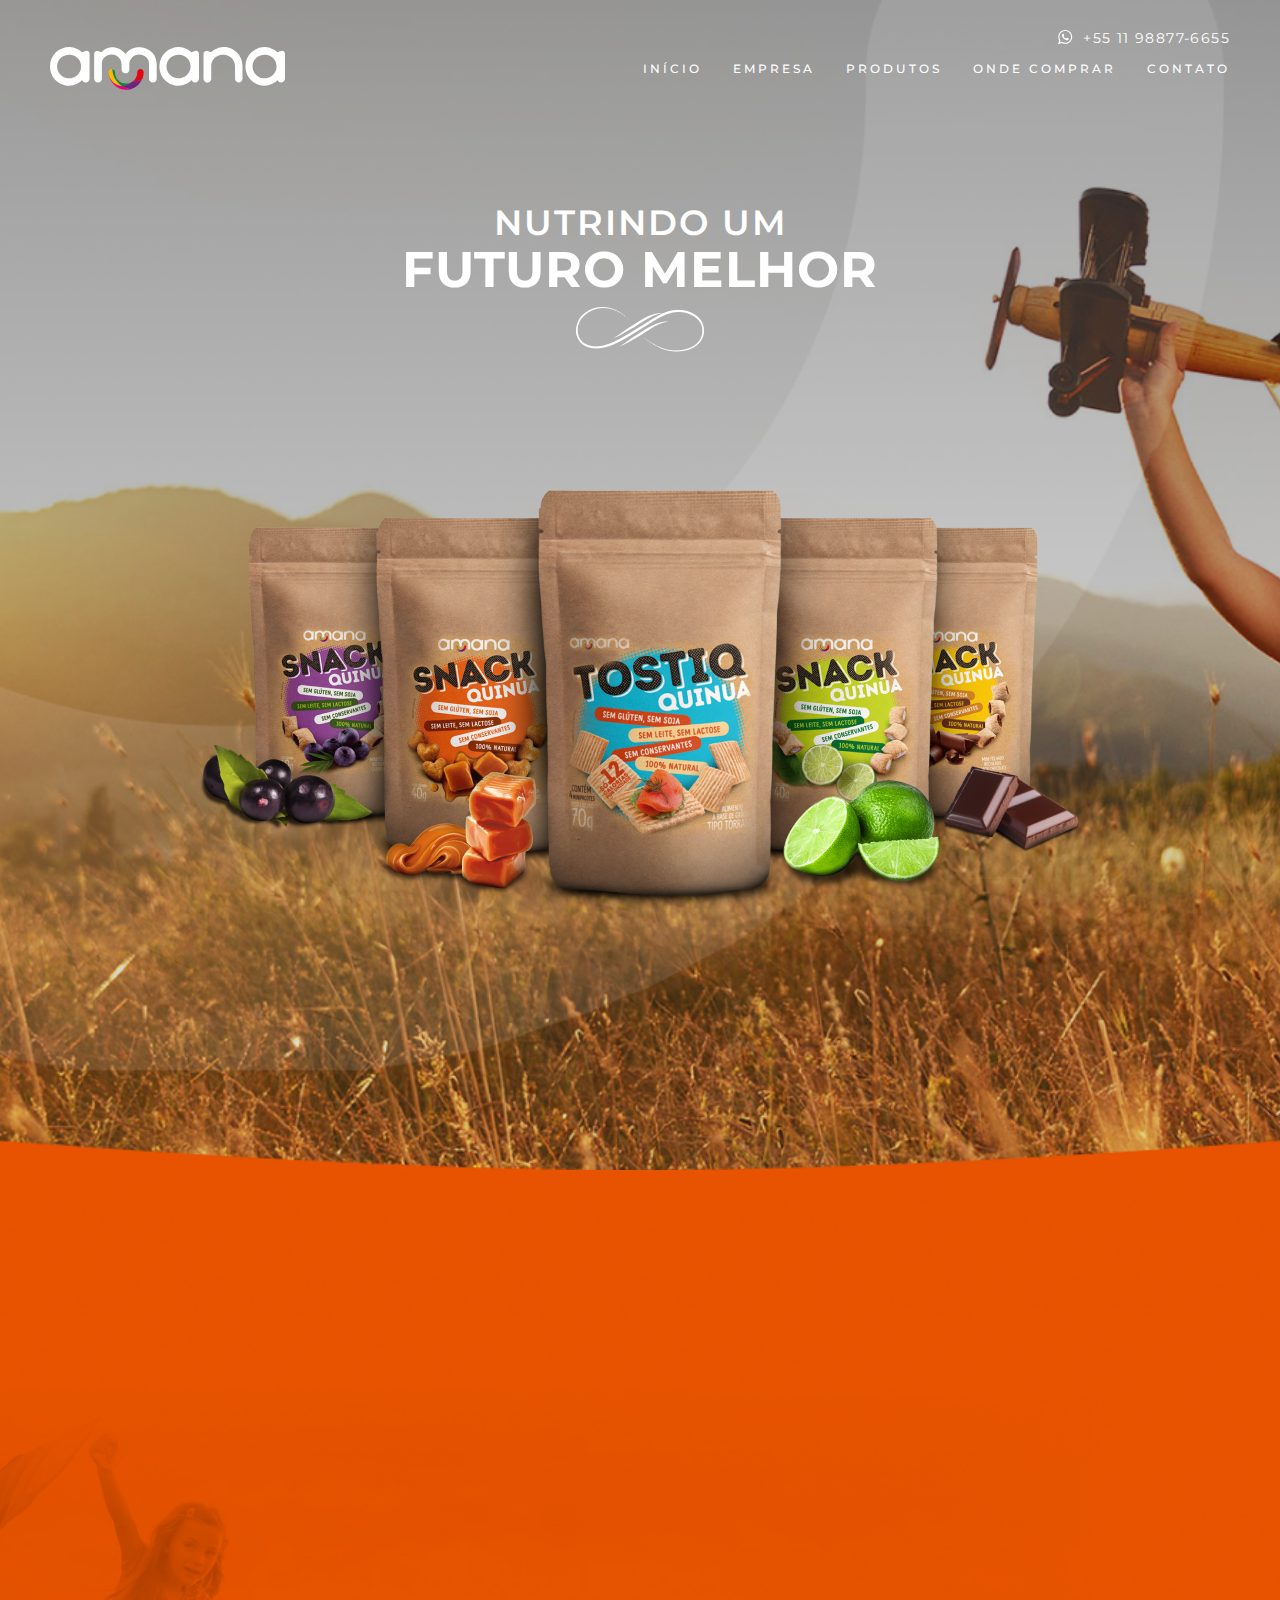
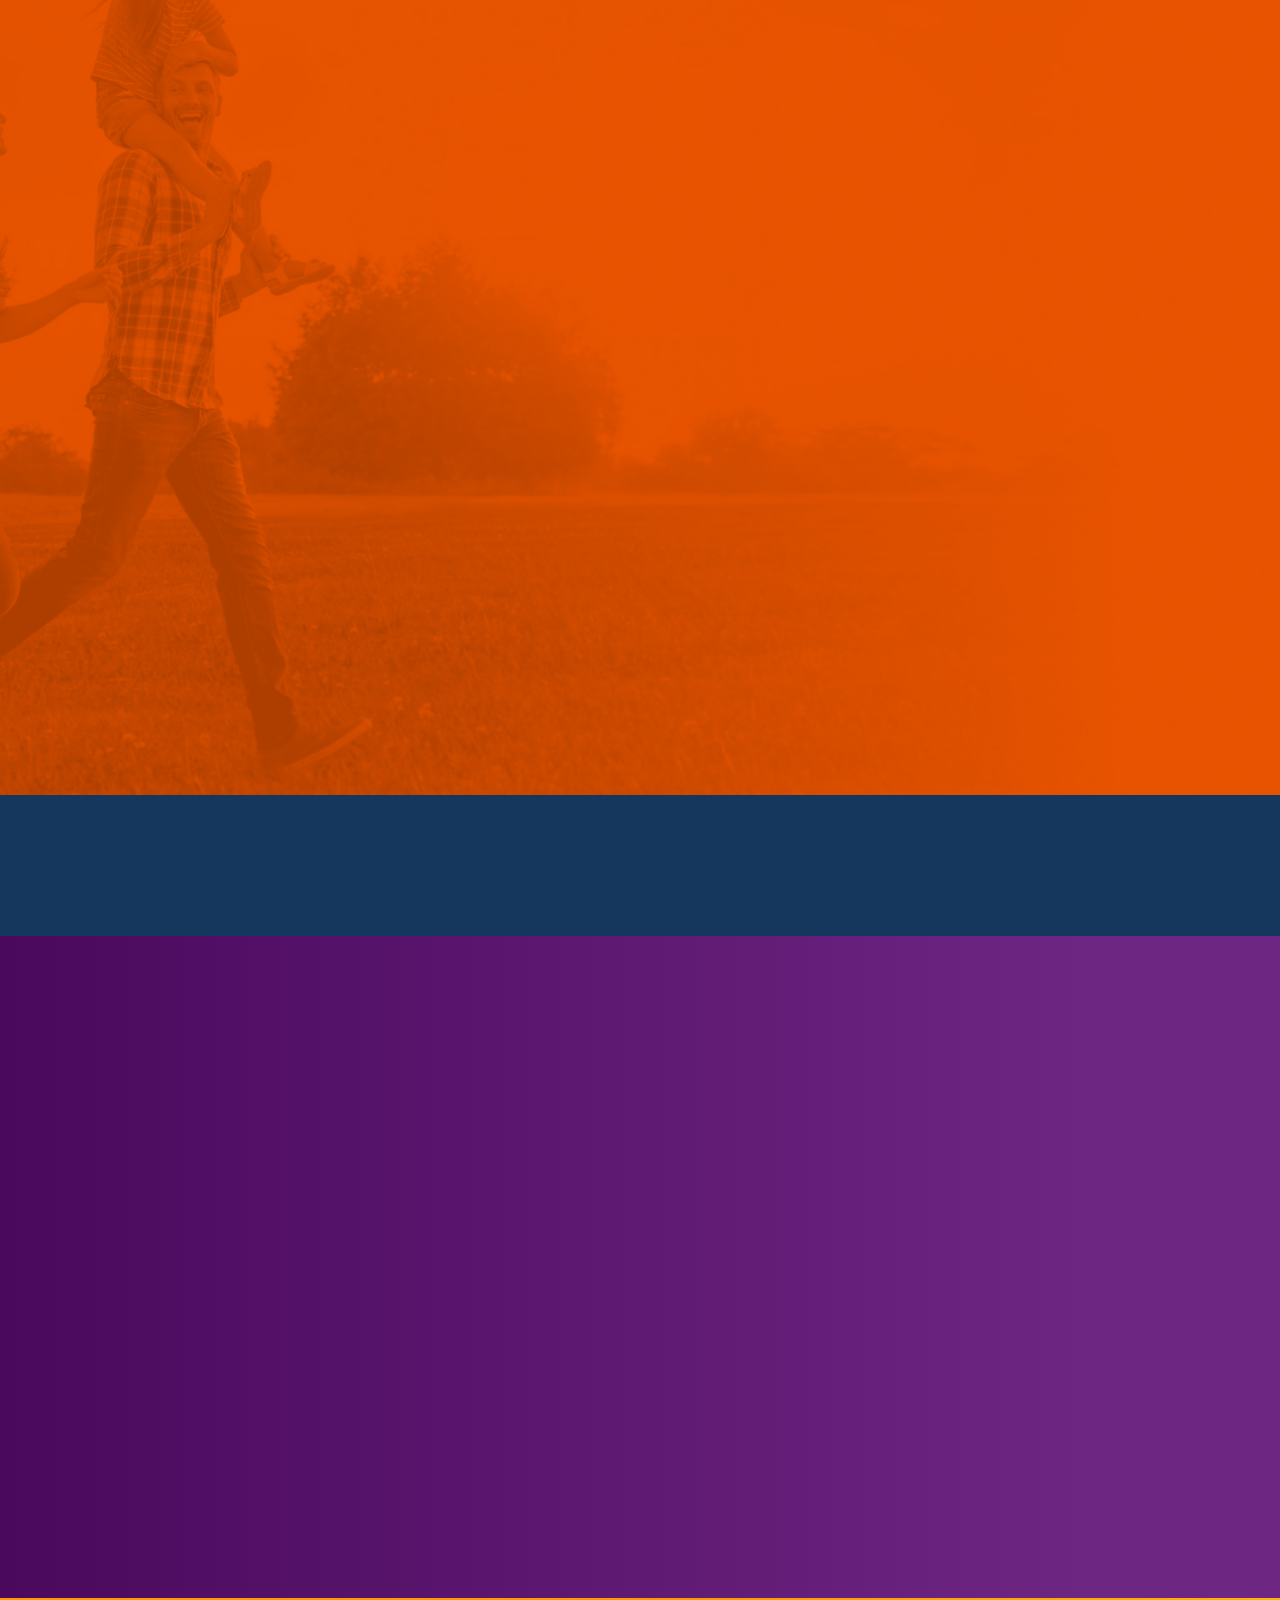
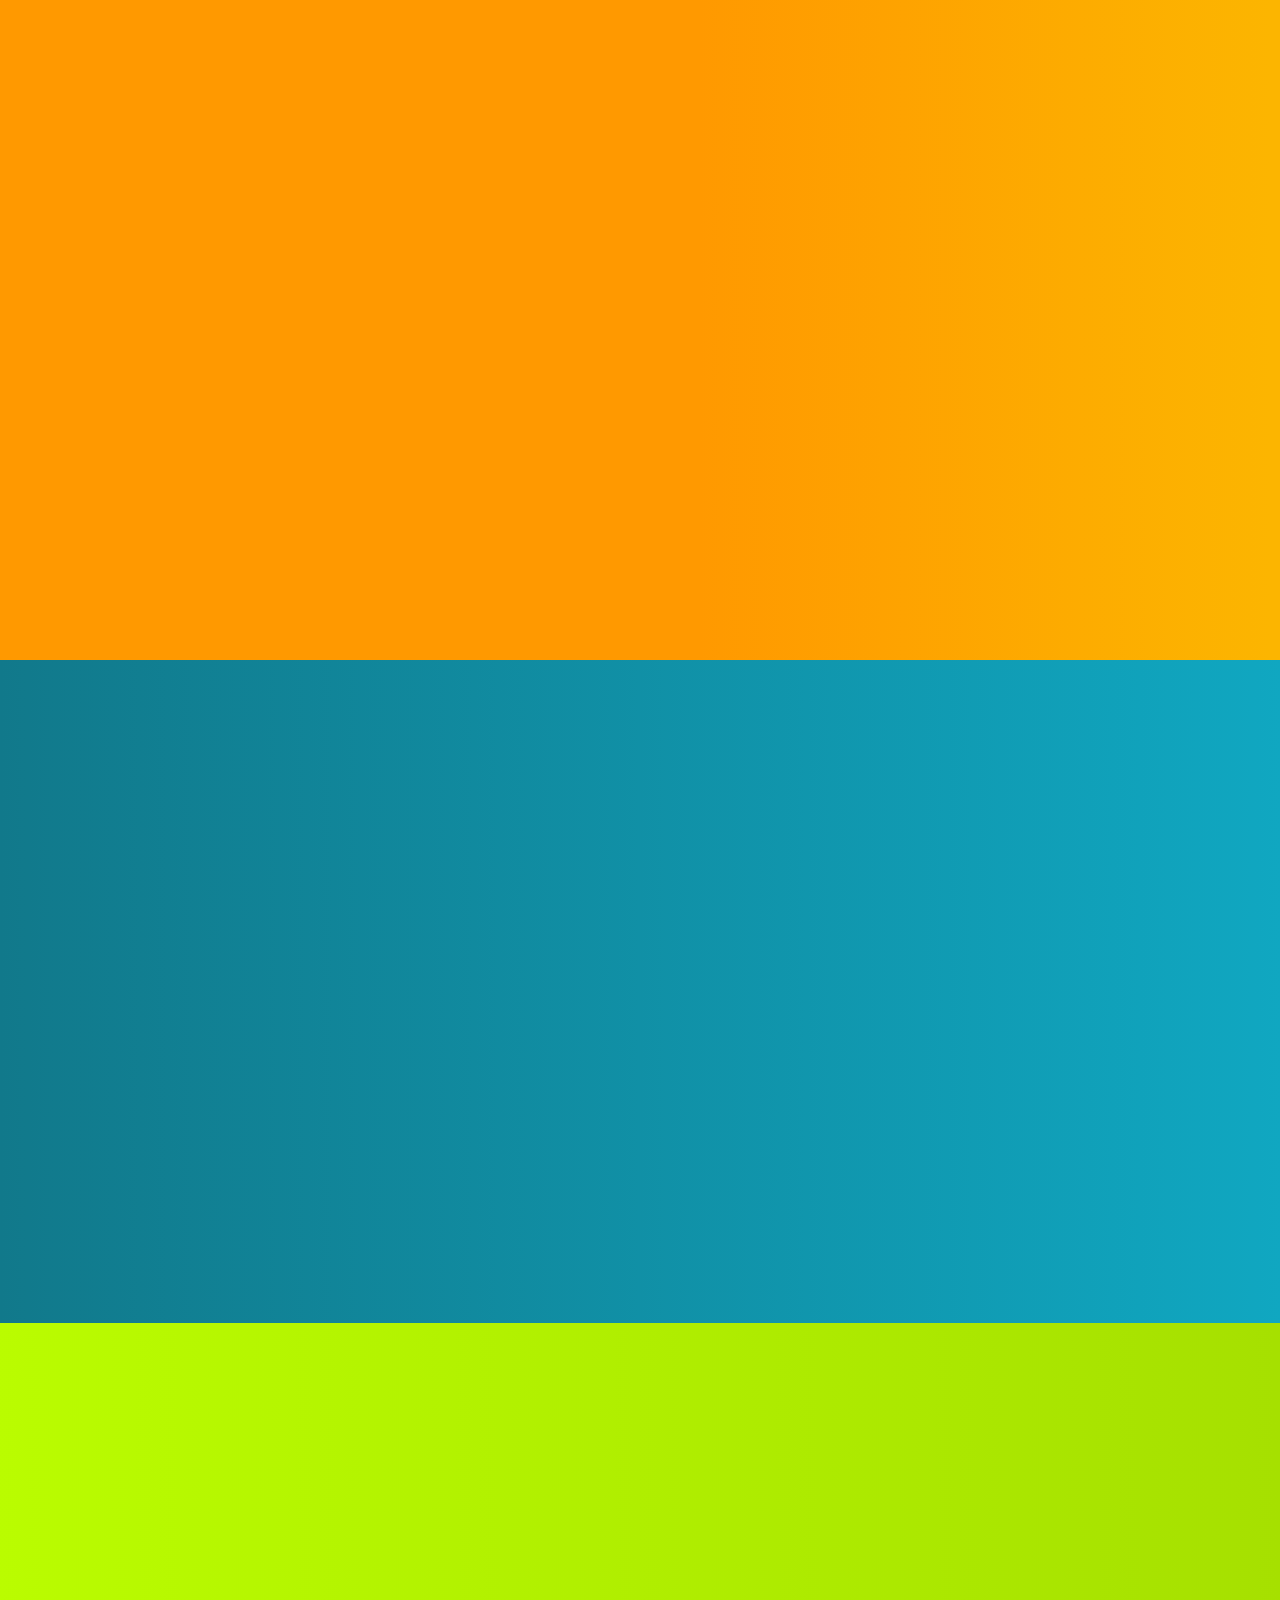
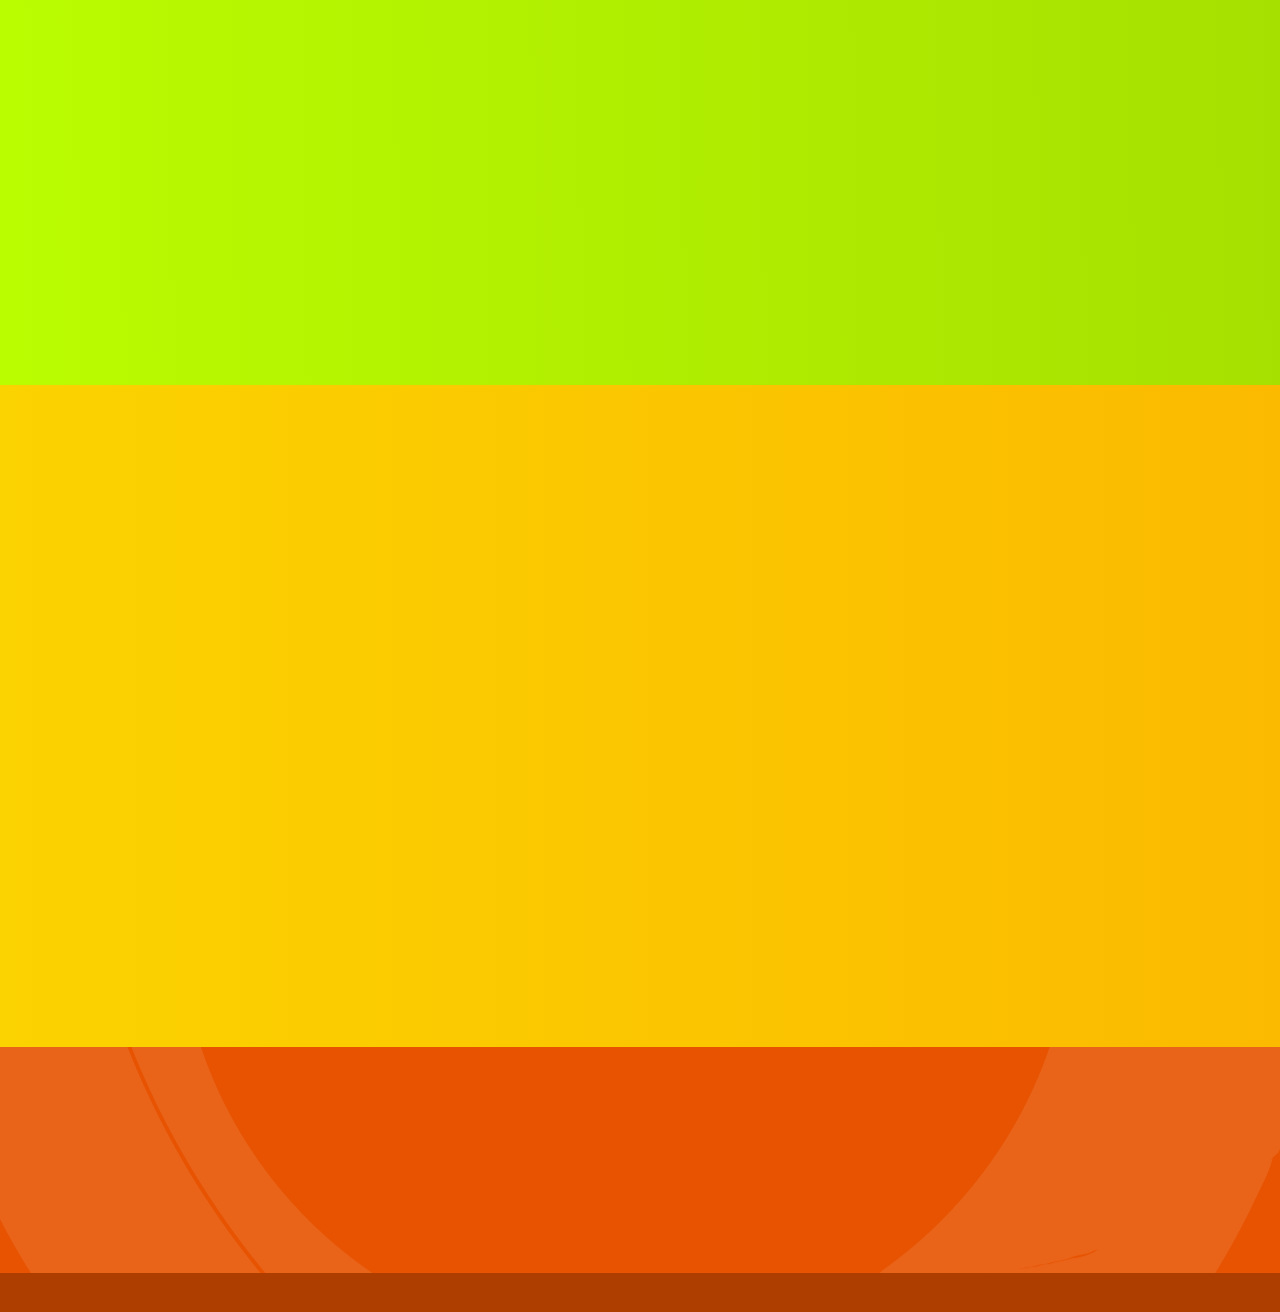
<file: amana/index.html>
<!DOCTYPE html>
<html lang="PT-BR">

<head>
	<meta charset="utf-8">
	<title>AMANA BRASIL - Site de Produtos Alimentícios Saudáveis</title>
	<meta name="author" content="Fábio Figueredo">
	<meta name="description" content="AMANA BRASIL - Site de Produtos Alimentícios Saudáveis">
	<meta name="viewport" content="width=device-width, initial-scale=1.0">
	<link href="https://fonts.googleapis.com/css?family=Montserrat:400,700,900&display=swap" rel="stylesheet">
	<link rel="stylesheet" href="css/style.css">
	<link rel="stylesheet" href="css/animate.min.css">
	<script src="https://ajax.googleapis.com/ajax/libs/jquery/3.4.1/jquery.min.js"></script>
	<link rel="icon" type="image/x-icon" href=""/>
</head>

<body>

	
	<!-- HEADER - MENU -->
	<header>
		<div class="container">
			<div class="grid-12 topo-telefone animated fadeIn" id="inicio">
				<img src="img/social/whatsapp.svg" alt="Icone Whatsapp" class="whatsapp"><p class="telefone">+55 11 98877-6655</p>
			</div>
		</div>
		<div class="container">
			<div class="grid-12 menu-geral animated fadeIn">
				<img src="img/logo.svg" alt="Logo Amana" class="logo">
				<nav class="menu">
					<ul class="menu-item">
						<li><a href="#inicio">Início</a></li>
						<li><a href="#empresa">Empresa</a></li>
						<li><a href="#produtos">Produtos</a></li>
						<li><a href="#ondecomprar">Onde Comprar</a></li>
						<li><a href="#contato">Contato</a></li>
					</ul>
				</nav>
			</div>
		</div>
	</header>
	<!-- FIM HEADER - MENU -->

	<!-- INICIO BANNER -->
	<section class="bg-banner">
		<div class="container">
			<div class="grid-12 texto-topo animated fadeIn">
				<h1 class="titulo">Nutrindo um<br><span class="titulo-2">Futuro Melhor</span></h1>
				<div class="img-produtos">
					<img src="img/produtos-topo.png" class="produtos-topo" alt="">
				</div>
			</div>
		</div>
	</section>
	<!-- FIM BANNER -->

	<!-- INICIO CONTEÚDO -->
	<main>
		
		<!-- INICIO EMPRESA -->
		<section class="empresa" id="empresa">
			<div class="container">
				<div class="grid-12 empresa-blocos wow fadeIn">
					<div class="bloco-1">
						<h2 class="subtitulo">O que fazemos?</h2>
						<p class="descricao">Alimentos saudáveis sem perder o sabor dos ingredientes</p>	
					</div>
					<div class="bloco-1">
						<h2 class="subtitulo">por que fazemos?</h2>
						<p class="descricao">Porque sabemos a dificuldade de encontrar os alimentos nutritivos e saborosos.</p>
					</div>
					<div class="bloco-1">
						<h2 class="subtitulo">como fazemos?</h2>
						<p class="descricao">Fazemos através da poderosa quinua, rica em proteínas, vitaminas e minerais,</p>
					</div>
				</div>
			</div>

			<div class="container">
				<div class="grid-12 empresa-texto wow fadeIn delay-900ms">
					<h2 class="empresa-subtitulo">
						<span class="empresa-subtitulo-1">Alimentação</span><br>
						<span class="empresa-subtitulo-2">Saudável</span><br>
						<span class="empresa-subtitulo-3">& saborosa</span><br>
						<span class="empresa-subtitulo-4">começa aqui...</span></h2>
				</div>
			</div>

			<div class="container">
				<div class="grid-12 empresa-descricao wow fadeIn delay-900ms">
					<div class="empresa-descricao-texto">
						<p>Somos uma empresa jovem de DNA inovador, que surgiu a partir de uma necessidade familiar de ter produtos hipo-alergênicos mas que fossem gostosos e nutritivos.</p>
						<p>Temos por objetivo, entregar produtos deliciosos de alta qualidade, com o MÍNIMO processamento possível!</p>
						<p>VEGANOS, 100% NATURAIS, LIVRE DE GLÚTEN, LEITE E SOJA E CONSERVANTES ARTIFICIAIS.</p>
					</div>
				</div>
			</div>
		</section>

		<!-- PONTO DE VENDA -->
		<section class="pt-venda" id="ondecomprar">
			<div class="container">
				<div class="pt-venda-conteudo grid-12 wow fadeIn delay-900ms">
					<p class="pt-venda-texto">ENCONTRE OS PONTOS DE VENDA</p>
					<img src="img/logo.svg" alt="Ponto de Venda Amana" class="pt-venda-img">
				</div>
			</div>
		</section>

		<!-- PRODUTOS -->
		
		<!-- AÇAÍ -->
		<section class="produto-acai" id="produtos">
			<div class="container">
				<div class="produto-acai-pai wow fadeIn delay-900ms">
					<div class="conteudo-produto-acai grid-6">
						<img src="img/fundo-snack-acai.png" alt="Fundo Snack de Açaí" class="produto-acai-img">
						<img src="img/snacks/snack-acai.png" alt="Snack de Açaí" class="produto-acai-img-2">
					</div>
					<div class="conteudo-snack-acai grid-6">
						<img src="img/snacks/logo-snack-quinua.png" alt="Logo Snack Açaí" class="logo-snack-acai">
						<p class="snack-titulo">O verdadeiro sabor do açaí</p>
						<span class="snack-titulo-destaque-acai">100% natural</span>
						<ul class="snack-lista">
							<li>Sem Glúten, Sem Soja</li>
							<li>Sem Leite, Sem Lactose</li>
							<li>Sem Conservantes</li>
						</ul>
						<button class="btn-snack-acai">Saiba Mais</button>
					</div>
				</div>
			</div>
		</section>
		
        <!-- DOCE DE LEITE -->
		<section class="produto-docedeleite">
			<div class="container">
				<div class="produto-docedeleite-pai wow fadeIn delay-900ms">
					<div class="conteudo-snack-docedeleite grid-6">
						<img src="img/snacks/logo-snack-docedeleite.png" alt="Logo Snack Doce de Leite" class="logo-snack-docedeleite">
						<p class="snack-titulo">Um sabor doce e saudável</p>
						<span class="snack-titulo-destaque-docedeleite">100% natural</span>
						<ul class="snack-lista">
							<li>Sem Glúten, Sem Soja</li>
							<li>Sem Leite, Sem Lactose</li>
							<li>Sem Conservantes</li>
						</ul>
						<button class="btn-snack-acai">Saiba Mais</button>
					</div>
					<div class="conteudo-produto-docedeleite grid-6">
						<img src="img/fundo-snack-docedeleite.png" alt="Fundo Snack de Doce de Leite" class="produto-docedeleite-img">
						<img src="img/snacks/snack-docedeleite.png" alt="Snack de Doce de Leite" class="produto-docedeleite-img-2">
					</div>
				</div>
			</div>
		</section>

		<!-- TOSTIQ -->
		<section class="produto-tostiq">
			<div class="container">
				<div class="produto-tostiq-pai wow fadeIn delay-900ms">
					<div class="conteudo-produto-tostiq grid-6">
						<img src="img/fundo-tostiq.png" alt="Fundo Snack de Tostiq" class="produto-tostiq-img">
						<img src="img/snacks/tostiq-quinua.png" alt="Snack de Tostiq" class="produto-tostiq-img-2">
					</div>
					<div class="conteudo-snack-tostiq grid-6">
						<img src="img/snacks/logo-tostiq.png" alt="Logo Snack Tostiq" class="logo-snack-tostiq">
						<p class="snack-titulo">Alimentação saudável e saborosa</p>
						<span class="snack-titulo-destaque-tostiq">100% natural</span>
						<ul class="snack-lista">
							<li>Sem Glúten, Sem Soja</li>
							<li>Sem Leite, Sem Lactose</li>
							<li>Sem Conservantes</li>
						</ul>
						<button class="btn-snack-tostiq">Saiba Mais</button>
					</div>
				</div>
			</div>
		</section>
		
        <!-- LIMÃO -->
		<section class="produto-limao">
			<div class="container">
				<div class="produto-limao-pai wow fadeIn delay-900ms">
					<div class="conteudo-snack-limao grid-6">
						<img src="img/snacks/logo-snack-limao.png" alt="Logo Snack Limão" class="logo-snack-limao">
						<p class="snack-titulo">Sabor inconfundível do limão</p>
						<span class="snack-titulo-destaque-limao">100% natural</span>
						<ul class="snack-lista">
							<li>Sem Glúten, Sem Soja</li>
							<li>Sem Leite, Sem Lactose</li>
							<li>Sem Conservantes</li>
						</ul>
						<button class="btn-snack-limao">Saiba Mais</button>
					</div>
					<div class="conteudo-produto-limao grid-6">
						<img src="img/fundo-snack-limao.png" alt="Fundo Snack de Limão" class="produto-limao-img">
						<img src="img/snacks/snack-limao.png" alt="Snack de Limão" class="produto-limao-img-2">
					</div>
				</div>
			</div>
		</section>
		

		<!-- CHOCOLATE -->
		<section class="produto-chocolate">
			<div class="container">
				<div class="produto-chocolate-pai wow fadeIn delay-900ms">
					<div class="conteudo-produto-chocolate grid-6">
						<img src="img/fundo-snack-chocolate.png" alt="Fundo Snack de chocolate" class="produto-chocolate-img">
						<img src="img/snacks/snack-chocolate.png" alt="Snack de chocolate" class="produto-chocolate-img-2">
					</div>
					<div class="conteudo-snack-tostiq grid-6">
						<img src="img/snacks/logo-snack-chocolate.png" alt="Logo Snack Tostiq" class="logo-snack-chocolate">
						<p class="snack-titulo">Chocolate pode, sim! Snack Amana</p>
						<span class="snack-titulo-destaque-chocolate">100% natural</span>
						<ul class="snack-lista">
							<li>Sem Glúten, Sem Soja</li>
							<li>Sem Leite, Sem Lactose</li>
							<li>Sem Conservantes</li>
						</ul>
						<button class="btn-snack-chocolate">Saiba Mais</button>
					</div>
				</div>
			</div>
		</section>

	</main>
	
	
    <!-- RODAPÉ -->
	<footer class="rodape-bg" id="contato">
        <div class="container">
			<div class="rodape-pai wow fadeIn delay-900ms">
				<div class="rodape-redes grid-3">
					<img src="img/logo.svg" alt="Logo Amana Brasil" class="logo-rodape">
					<p class="rodape-texto">Atendemos a necessidade familiar de ter produtos hipo-alergênicos mas que fossem gostosos e nutritivos.</p>
					<ul>
						<li><img src="img/social/facebook.svg" alt="Facebook" class="icone-redes"></li>
						<li><img src="img/social/instagram.svg" alt="Instagram" class="icone-redes"></li>
						<li><img src="img/social/youtube.svg" alt="Youtube" class="icone-redes"></li>
					</ul>
				</div>
				
				<div class="institucional grid-3">
					<p class="titulo-rodape">Institucional</p>
						<ul class="rodape-lista">
							<li>Início</li>
							<li>Empresa</li>
							<li>Produtos</li>
							<li>Benefícios</li>
						</ul>
				</div>
				<div class="informacoes grid-3">
				<p class="titulo-rodape">Informações</p>
					<ul class="rodape-lista">
						<li>Quinua</li>
						<li>Onde Comprar</li>
						<li>Contato</li>
					</ul>
				</div>
				<div class="fale-conosco grid-3">
				<p class="titulo-rodape">Fale Conosco</p>
					<ul class="rodape-lista">
						<li>Envie um e-mail</li>
						<li>+55 11 98877-6655</li>
						<li>contato@amanabrasil.com</li>
					</ul>
				</div>
			</div>
		</div>

		<div class="copy">
			<div class="container">
				<div class="copy-text grid-12 wow fadeIn delay-900ms">
					<p>Projeto não comercial - Desenvolvido para estudo</p>
				</div>
			</div>
		</div>
	</footer>

	<!-- MENU MOBILE -->

	<div class="container-menu">
		<input id="menu-hamburguer" type="checkbox">

		<label for="menu-hamburguer">
			<div class="menu-mobile">
				<span class="hamburguer"></span>
			</div>
		</label>

		<ul class="menu-mobile-estilo">
			<li><a href="#inicio">Início</a></li>
			<li><a href="#empresa">Empresa</a></li>
			<li><a href="#produtos">Produtos</a></li>
			<li><a href="#ondecomprar">Onde Comprar</a></li>
			<li><a href="#contato">Contato</a></li>
		</ul>
	</div>


	<script>
		jQuery('.menu-mobile-estilo li').click(function(){
			  jQuery('#menu-hamburguer').trigger('click');
		  });
	  </script>
	<script src="js/wow.min.js"></script>
              <script>
              new WOW().init();
              </script>
</body>

</html>
</file>
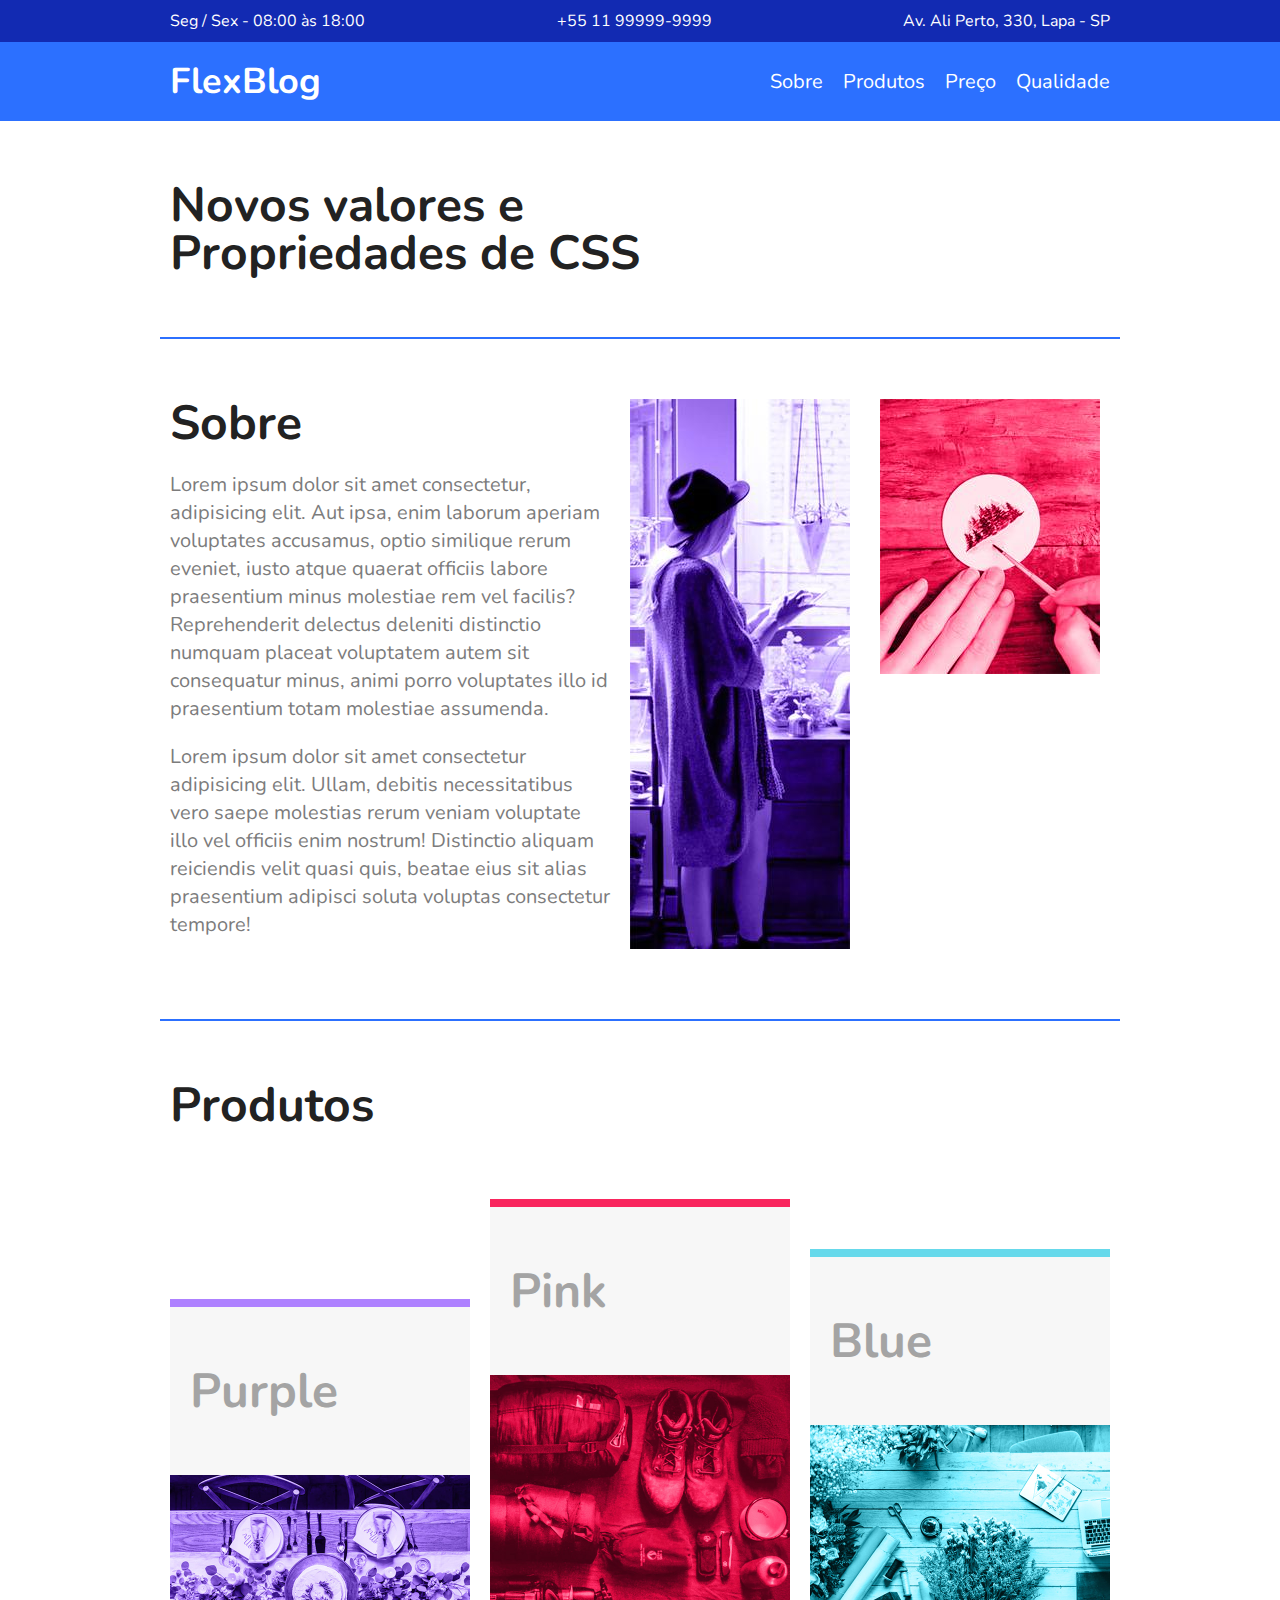
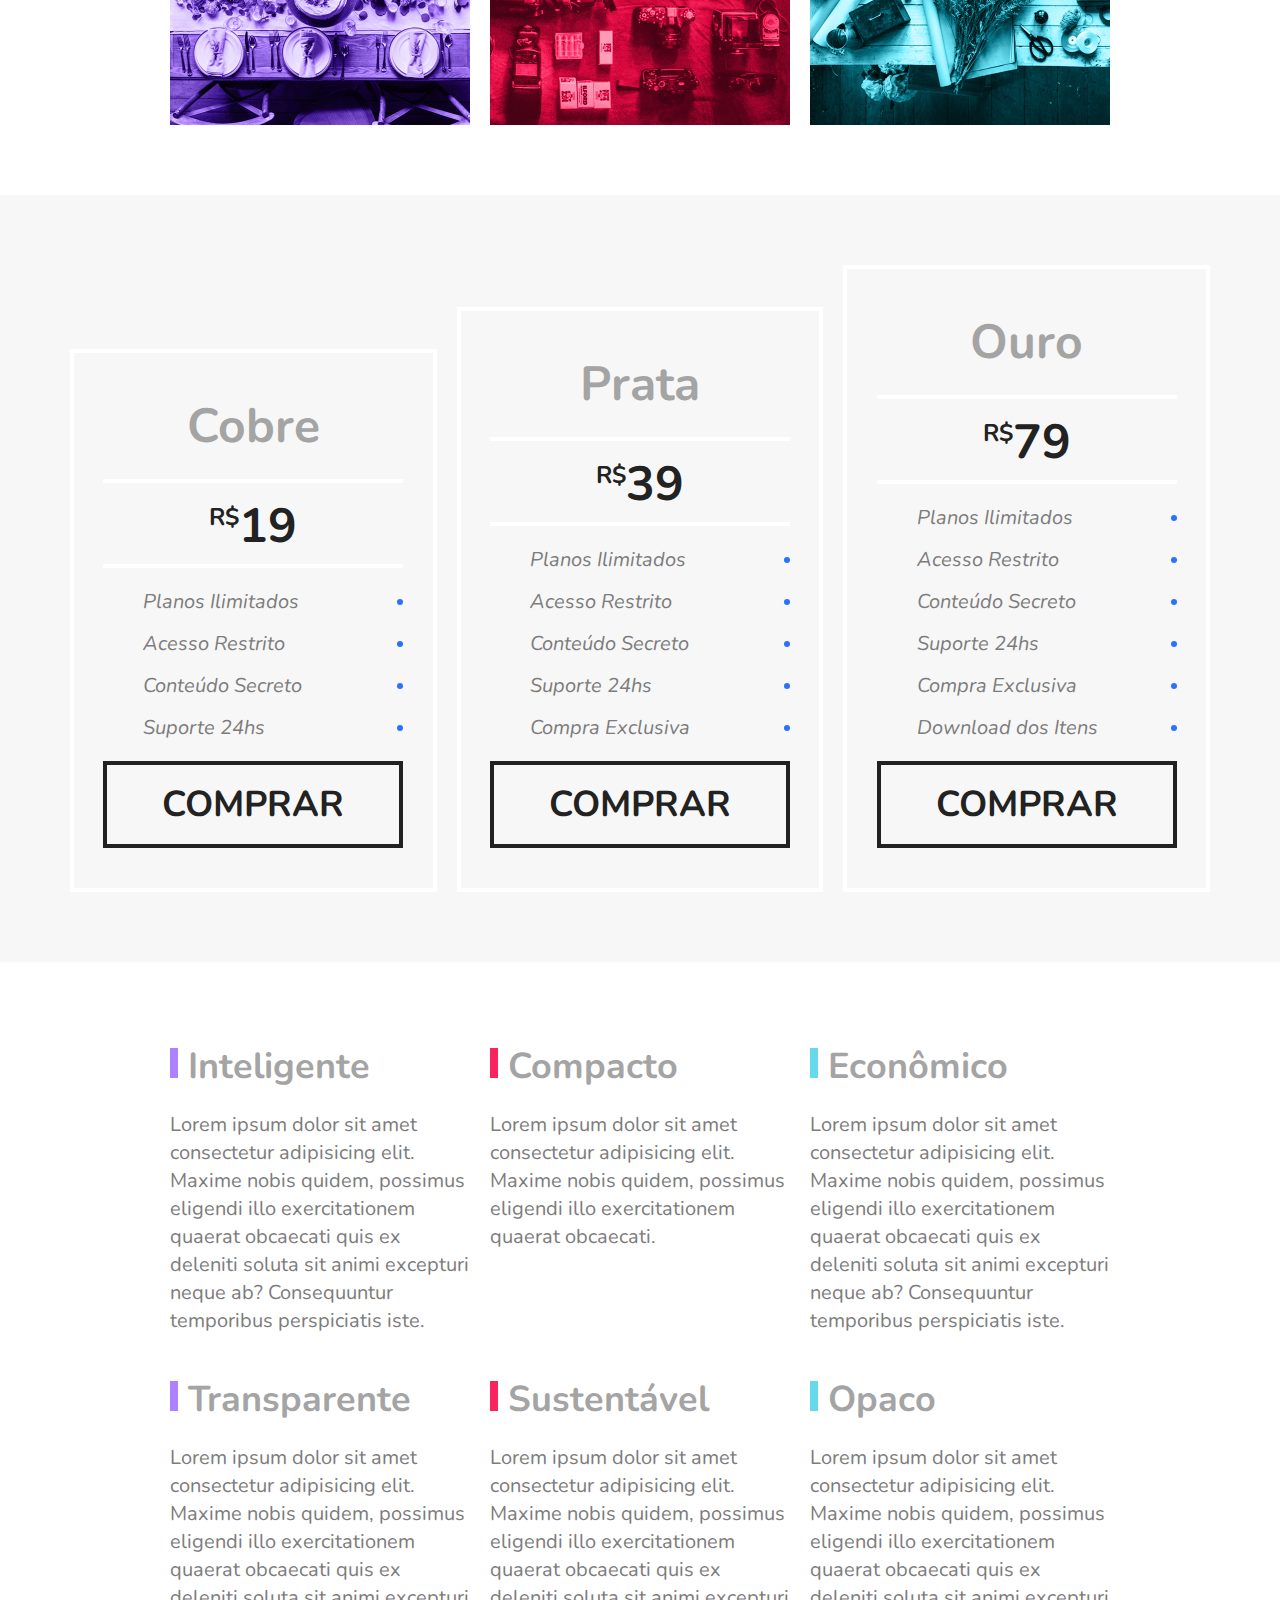
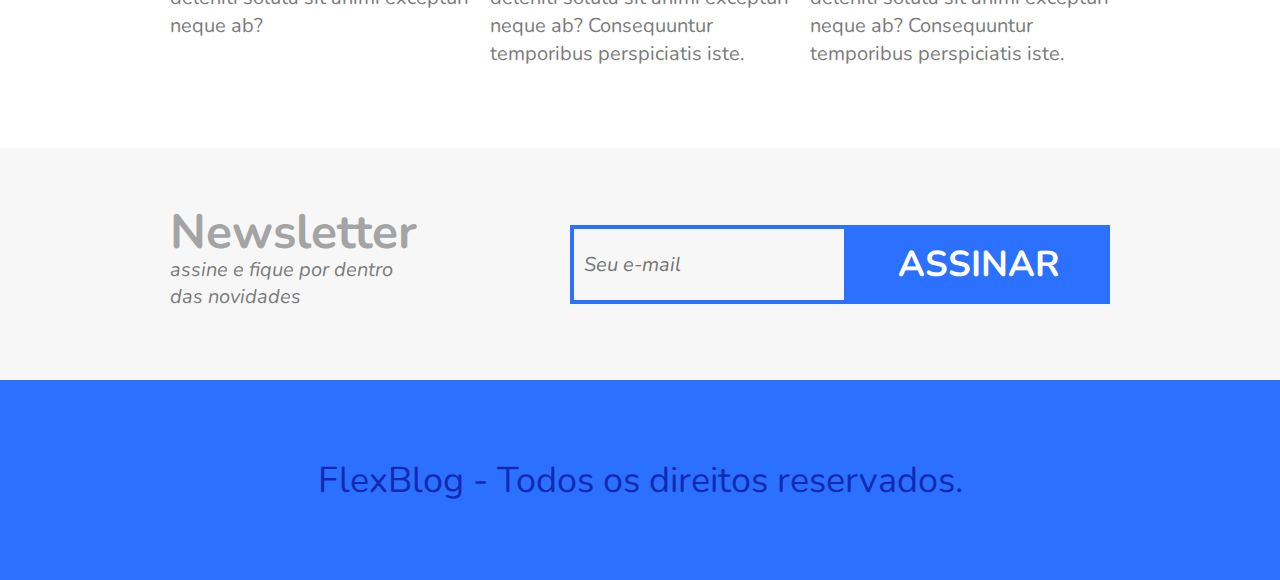
<file: flexblog/index.html>
<!DOCTYPE html>
<html lang="en">
<head>
    <meta charset="UTF-8">
    <meta name="viewport" content="width=device-width, initial-scale=1, shrink-to-fit=no">
    <link href="https://fonts.googleapis.com/css?family=Nunito:400,400i&display=swap" rel="stylesheet">
    <link rel="stylesheet" href="css/style.css">
    <title>FlexBlog - Estudo FlexBox</title>
</head>
<body>
    <!-- Superinfo -->
    <div class="superinfo-bg">
        <div class="superinfo">
            <p>Seg / Sex - 08:00 às 18:00</p>
            <a href="tel:+551199999-9999">+55 11 99999-9999</a>
            <p>Av. Ali Perto, 330, Lapa - SP</p>
        </div>
    </div>

    <!-- Menu -->
    <header class="menu-bg">
        <div class="menu">
            <div class="menu-logo">
                <a href="#">FlexBlog</a>
            </div>
            <nav class="menu-nav">
                <ul>
                    <li><a href="#sobre">Sobre</a></li>
                    <li><a href="#produtos">Produtos</a></li>
                    <li><a href="#preco">Preço</a></li>
                    <li><a href="#qualidade">Qualidade</a></li>
                </ul>
            </nav>
        </div>
    </header>

    <h1 class="introducao">Novos valores e <br>Propriedades de CSS</h1>

    <section class="sobre" id="sobre">
        <div class="sobre-info">
            <h1>Sobre</h1>
            <p>Lorem ipsum dolor sit amet consectetur, adipisicing elit. Aut ipsa, enim laborum aperiam voluptates accusamus, optio similique rerum eveniet, iusto atque quaerat officiis labore praesentium minus molestiae rem vel facilis? Reprehenderit delectus deleniti distinctio numquam placeat voluptatem autem sit consequatur minus, animi porro voluptates illo id praesentium totam molestiae assumenda.</p>
            <p>Lorem ipsum dolor sit amet consectetur adipisicing elit. Ullam, debitis necessitatibus vero saepe molestias rerum veniam voluptate illo vel officiis enim nostrum! Distinctio aliquam reiciendis velit quasi quis, beatae eius sit alias praesentium adipisci soluta voluptas consectetur tempore!</p>
        </div>
        <div class="sobre-img">
            <img src="img/sobre1.jpg" alt="Sobre 1">
        </div>
        <div class="sobre-img">
            <img src="img/sobre2.jpg" alt="Sobre 2">
        </div>
    </section>

    <section class="produtos" id="produtos">
        <h1>Produtos</h1>
        <div class="produtos-container">
            <div class="produtos-item purple">
                <h2>Purple</h2>
                <img src="img/produtos1.jpg" alt="Produto 1">
            </div>
            <div class="produtos-item pink">
                <h2>Pink</h2>
                <img src="img/produtos2.jpg" alt="Produto 2">
            </div>
            <div class="produtos-item blue">
                <h2>Blue</h2>
                <img src="img/produtos3.jpg" alt="Produto 3">
            </div>
        </div>
    </section>

    <section class="preco" id="preco">
        <div class="preco-item">
            <h2>Cobre</h2>
            <span><sup>R$</sup>19</span>
            <ul>
                <li>Planos Ilimitados</li>
                <li>Acesso Restrito</li>
                <li>Conteúdo Secreto</li>
                <li>Suporte 24hs</li>
            </ul>
            <a href="#">Comprar</a>
        </div>

        <div class="preco-item">
            <h2>Prata</h2>
            <span><sup>R$</sup>39</span>
            <ul>
                <li>Planos Ilimitados</li>
                <li>Acesso Restrito</li>
                <li>Conteúdo Secreto</li>
                <li>Suporte 24hs</li>
                <li>Compra Exclusiva</li>
            </ul>
            <a href="#">Comprar</a>
        </div>

        <div class="preco-item">
            <h2>Ouro</h2>
            <span><sup>R$</sup>79</span>
            <ul>
                <li>Planos Ilimitados</li>
                <li>Acesso Restrito</li>
                <li>Conteúdo Secreto</li>
                <li>Suporte 24hs</li>
                <li>Compra Exclusiva</li>
                <li>Download dos Itens</li>
            </ul>
            <a href="#">Comprar</a>
        </div>
    </section>

    <section class="qualidade" id="qualidade">
        <div class="qualidade-item">
            <h2>Inteligente</h2>
            <p>Lorem ipsum dolor sit amet consectetur adipisicing elit. Maxime nobis quidem, possimus eligendi illo exercitationem quaerat obcaecati quis ex deleniti soluta sit animi excepturi neque ab? Consequuntur temporibus perspiciatis iste.</p>
        </div>
        <div class="qualidade-item">
            <h2>Compacto</h2>
            <p>Lorem ipsum dolor sit amet consectetur adipisicing elit. Maxime nobis quidem, possimus eligendi illo exercitationem quaerat obcaecati.</p>
        </div>
        <div class="qualidade-item">
            <h2>Econômico</h2>
            <p>Lorem ipsum dolor sit amet consectetur adipisicing elit. Maxime nobis quidem, possimus eligendi illo exercitationem quaerat obcaecati quis ex deleniti soluta sit animi excepturi neque ab? Consequuntur temporibus perspiciatis iste.</p>
        </div>
        <div class="qualidade-item">
            <h2>Transparente</h2>
            <p>Lorem ipsum dolor sit amet consectetur adipisicing elit. Maxime nobis quidem, possimus eligendi illo exercitationem quaerat obcaecati quis ex deleniti soluta sit animi excepturi neque ab?</p>
        </div>
        <div class="qualidade-item">
            <h2>Sustentável</h2>
            <p>Lorem ipsum dolor sit amet consectetur adipisicing elit. Maxime nobis quidem, possimus eligendi illo exercitationem quaerat obcaecati quis ex deleniti soluta sit animi excepturi neque ab? Consequuntur temporibus perspiciatis iste.</p>
        </div>
        <div class="qualidade-item">
            <h2>Opaco</h2>
            <p>Lorem ipsum dolor sit amet consectetur adipisicing elit. Maxime nobis quidem, possimus eligendi illo exercitationem quaerat obcaecati quis ex deleniti soluta sit animi excepturi neque ab? Consequuntur temporibus perspiciatis iste.</p>
        </div>
    </section>

    <section class="newsletter">
        <div class="newsletter-info">
            <h1>Newsletter</h1>
            <p>assine e fique por dentro das novidades</p>
        </div>
        <form class="newsletter-form">
            <input type="text" placeholder="Seu e-mail">
            <button type="submit">Assinar</button>
        </form>
    </section>

    <footer class="footer">
        <p>FlexBlog - Todos os direitos reservados.</p>
    </footer>

</body>
</html>
</file>
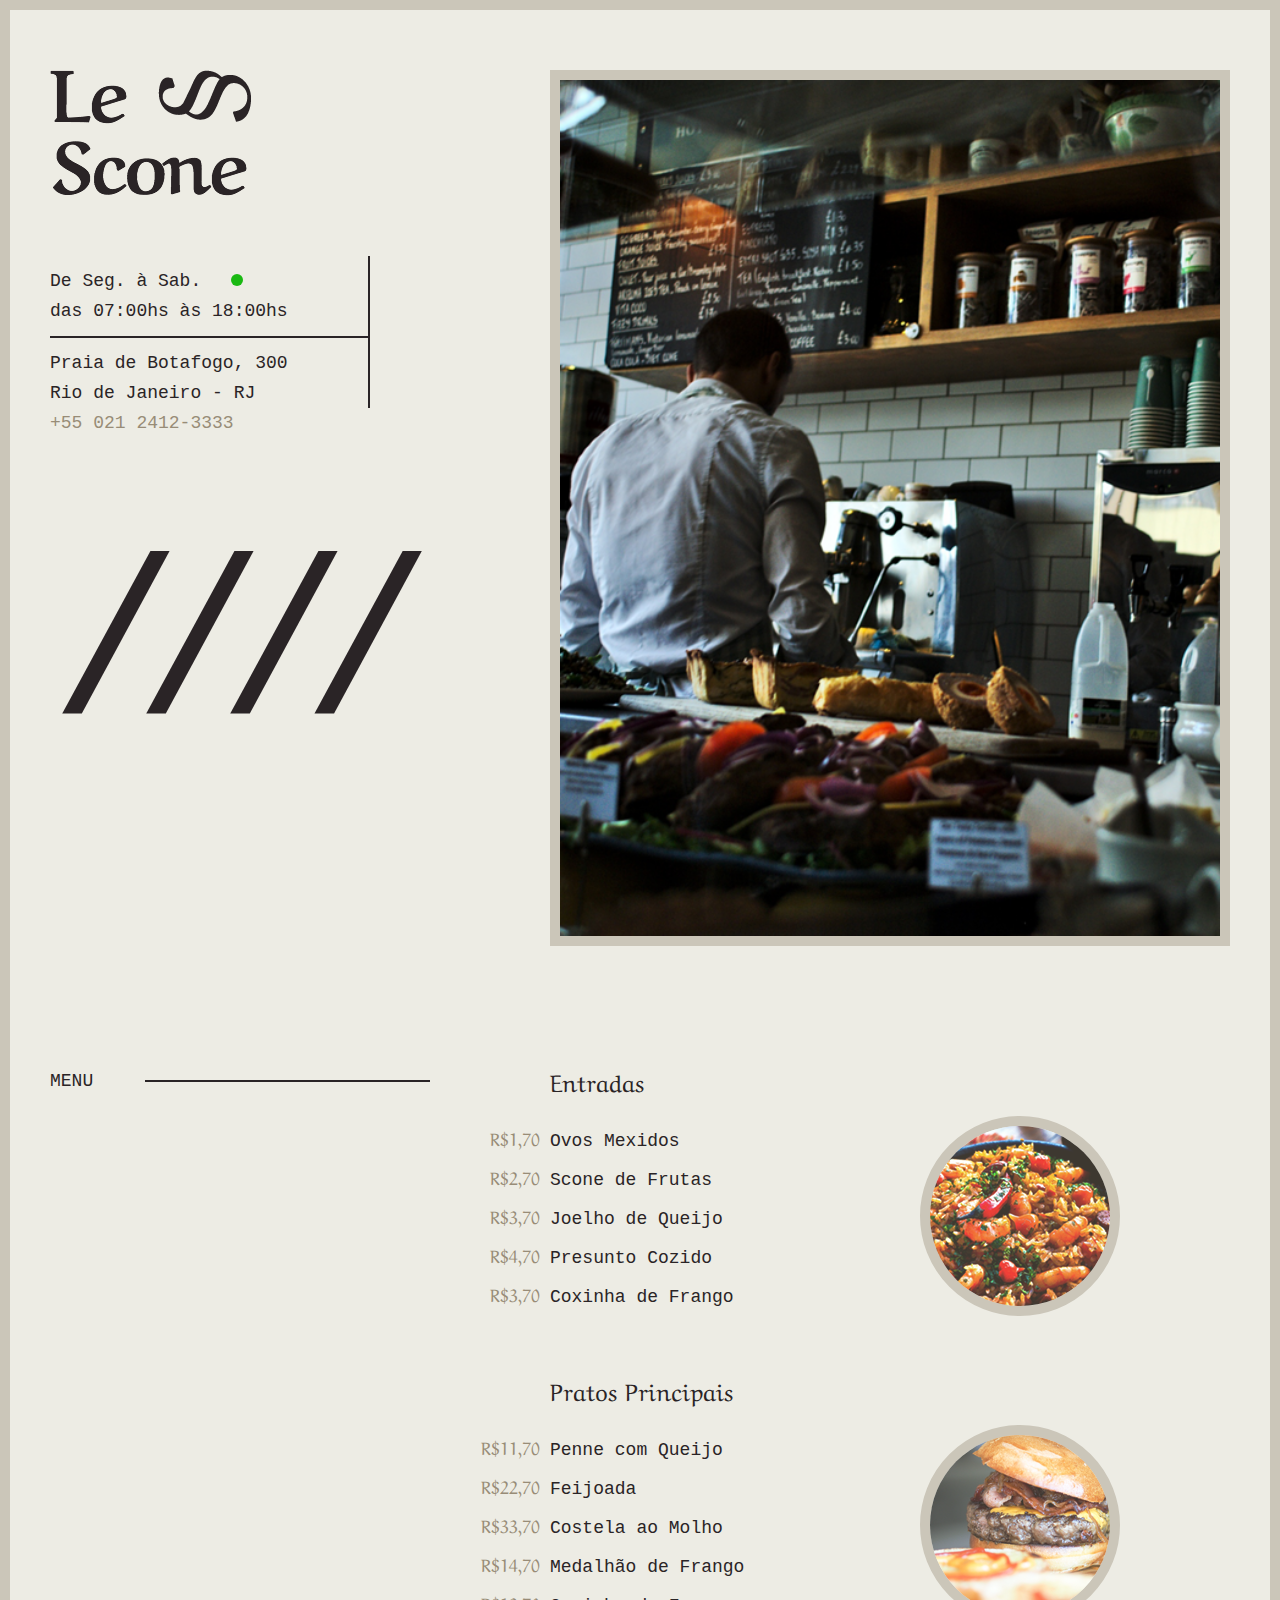
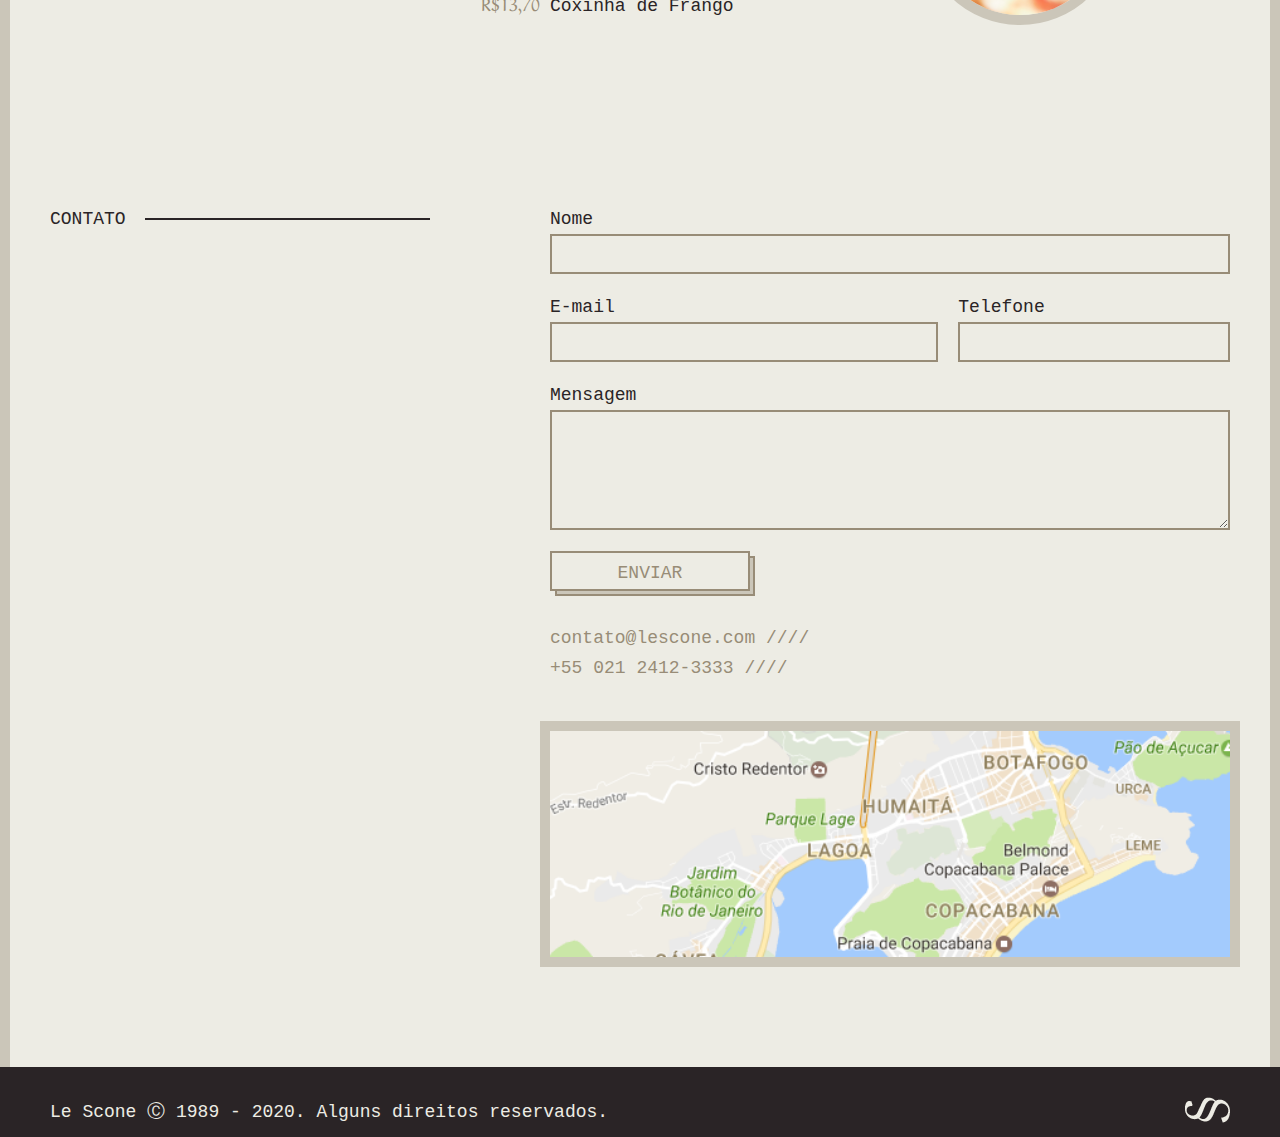
<file: lescone/index.html>
<!DOCTYPE html>
<html>
<head>
	<title>Le Scone</title>
	<meta name="description" content="Le Scone - Restaurante">
	<meta name="viewport" content="width=device-width, initial-scale=1">
	<link href="https://fonts.googleapis.com/css?family=Aref+Ruqaa|PT+Mono" rel="stylesheet">
	<link rel="stylesheet" type="text/css" href="css/style.css">
</head>
<body>
	<!-- TOPO -->
	<main class="container intro">
		<div class="grid-5">
			<img class="logo" src="img/lescone.png" alt="Lescone">
			<div class="intro-info">
				<p>De Seg. à Sab.<span class="aberto"></span><br>das 07:00hs às 18:00hs</p>
				<p>Praia de Botafogo, 300<br>Rio de Janeiro - RJ</p>
			</div>
			<p class="intro-telefone">+55 021 2412-3333</p>
		</div>
		<div class="grid-7">
			<img class="intro-foto" src="img/foto.png" alt="Lescone Foto" />
		</div>
	</main>

	<section class="container menu">
		<h1 class="grid-4 titulo">Menu</h1>
		<div class="grid-7 offset-1">
			<div class="menu-item">
				<img src="img/prato-1.png" alt="Foto Prato 1">
				<h2>Entradas</h2>
				<ul>
					<li><span>R$1,70</span>Ovos Mexidos</li>
					<li><span>R$2,70</span>Scone de Frutas</li>
					<li><span>R$3,70</span>Joelho de Queijo</li>
					<li><span>R$4,70</span>Presunto Cozido</li>
					<li><span>R$3,70</span>Coxinha de Frango</li>
				</ul>
			</div>
			<div class="menu-item">
				<img src="img/prato-2.png" alt="Foto Prato 2">
				<h2>Pratos Principais</h2>
				<ul>
					<li><span>R$11,70</span>Penne com Queijo</li>
					<li><span>R$22,70</span>Feijoada</li>
					<li><span>R$33,70</span>Costela ao Molho</li>
					<li><span>R$14,70</span>Medalhão de Frango</li>
					<li><span>R$13,70</span>Coxinha de Frango</li>
				</ul>
			</div>
		</div>
	</section>

	<section class="container contato">
		<h1 class="grid-4 titulo">Contato</h1>
		<div class="grid-7 offset-1">
			<form>
				<label for="">Nome</label>
				<input type="text" name="" id="">
				<div class="row">
					<div class="grid-7">
						<label for="">E-mail</label>
						<input type="text" name="" id="">
					</div>
					<div class="grid-5">
						<label for="">Telefone</label>
						<input type="text" name="" id="">
					</div>
				</div>
				<label>Mensagem</label>
				<textarea></textarea>
				<input class="button" type="button" value="Enviar">
			</form>
			<div class="contato-info">
				<p>contato@lescone.com ////</p>
				<p>+55 021 2412-3333 ////</p>
			</div>
			<a href="" class="contato-mapa"><img src="img/map.png" alt="Como chegar em Le Scone"></a>
		</div>
	</section>

	<footer class="footer">
		<div class="container">
			<p class="grid-9">Le Scone &#9400; 1989 - 2020. Alguns direitos reservados.</p>
			<a class="grid-3" href="#" target="_blank"><img src="img/lescone-icone.png" alt="Le Scone Icone" /></a>
		</div>
	</footer>
</body>
</html>
</file>
<file: amana/css/style.css>
html,body,div,span,applet,object,iframe,h1,h2,h3,h4,h5,h6,p,blockquote,pre,a,abbr,acronym,address,big,cite,code,del,dfn,em,img,ins,kbd,q,s,samp,small,strike,strong,sub,sup,tt,var,b,u,i,center,dl,dt,dd,ol,ul,li,fieldset,form,label,legend,table,caption,tbody,tfoot,thead,tr,th,td,article,aside,canvas,details,embed,figure,figcaption,footer,header,hgroup,menu,nav,output,ruby,section,summary,time,mark,audio,video{margin:0;padding:0;border:0;font-size:100%;font:inherit;vertical-align:baseline}article,aside,details,figcaption,figure,footer,header,hgroup,menu,nav,section{display:block}body{line-height:1}ol,ul{list-style:none}blockquote,q{quotes:none}blockquote:before,blockquote:after,q:before,q:after{content:'';content:none}table{border-collapse:collapse;border-spacing:0}.calculo1{max-width:1199px}*,*::after,*::before{box-sizing:border-box}.grid-1{width:calc(8.33333% - 20px)}.grid-2{width:calc(16.66667% - 20px)}.grid-3{width:calc(25% - 20px)}.grid-4{width:calc(33.33333% - 20px)}.grid-5{width:calc(41.66667% - 20px)}.grid-6{width:calc(50% - 20px)}.grid-7{width:calc(58.33333% - 20px)}.grid-8{width:calc(66.66667% - 20px)}.grid-9{width:calc(75% - 20px)}.grid-10{width:calc(83.33333% - 20px)}.grid-11{width:calc(91.66667% - 20px)}.grid-12{width:calc(100% - 20px)}[class^="grid-"]{min-height:1px;margin-left:10px;margin-right:10px}@media screen and (max-width: calc(760px - 1px)){[class^="grid-"]{width:100%;float:none;margin-left:0px;margin-right:0px}}.offset-1{margin-left:calc(8.33333% + 10px)}.offset-2{margin-left:calc(16.66667% + 10px)}.offset-3{margin-left:calc(25% + 10px)}.offset-4{margin-left:calc(33.33333% + 10px)}.offset-5{margin-left:calc(41.66667% + 10px)}.offset-6{margin-left:calc(50% + 10px)}.offset-7{margin-left:calc(58.33333% + 10px)}.offset-8{margin-left:calc(66.66667% + 10px)}.offset-9{margin-left:calc(75% + 10px)}.offset-10{margin-left:calc(83.33333% + 10px)}.offset-11{margin-left:calc(91.66667% + 10px)}.offset-12{margin-left:calc(100% + 10px)}@media screen and (max-width: calc(760px - 1px)){.offset-1,.offset-2,.offset-3,.offset-4,.offset-5,.offset-6,.offset-7,.offset-8,.offset-9,.offset-10,.offset-11,.offset-12{margin-left:0px}}.container{max-width:1200px;margin:0px auto;position:relative}@media screen and (min-width: 760px) and (max-width: calc(1200px - 1px)){.container{max-width:760px}}@media screen and (max-width: calc(760px - 1px)){.container{max-width:480px;padding-left:10px;padding-right:10px}}.container::after,.container::before{content:'';display:table;clear:both}.row{position:relative;margin-left:-10px;margin-right:-10px}@media screen and (max-width: calc(760px - 1px)){.row{margin-left:0px;margin-right:0px}}.row::after,.row::before{content:'';display:table;clear:both}body{font-family:'Montserrat', sans-serif;background:#E75300}a{text-decoration:none;color:#fff}@media screen and (max-width: calc(760px - 1px)){.grid-1,.grid-2,.grid-3,.grid-4,.grid-5,.grid-6,.grid-7,.grid-8,.grid-9,.grid-10,.grid-11,.grid-12{width:100%}}img{display:block;max-width:100%}header{position:absolute;top:0;width:100%}.bg-banner{width:100%;height:130vh;background:url(../img/banner-topo.png) no-repeat center;background-size:cover;margin-top:0}@media screen and (min-width: 760px) and (max-width: calc(1200px - 1px)){.bg-banner{width:100%;height:100%;background:url(../img/banner-topo-tablet.png) no-repeat center;background-size:cover;margin-top:0}}@media screen and (max-width: calc(760px - 1px)){.bg-banner{width:100%;height:100%;background:url(../img/banner-topo-tablet.png) no-repeat center;background-size:cover;margin-top:0}}.texto-topo{padding-top:200px}.img-produtos{width:100%;padding-top:90px}.img-produtos .produtos-topo{margin:0 auto}@media screen and (min-width: 760px) and (max-width: calc(1200px - 1px)){.img-produtos .produtos-topo{margin-bottom:-164px}}@media screen and (max-width: calc(760px - 1px)){.img-produtos .produtos-topo{margin-bottom:-90px}}.titulo{font-family:Montserrat;font-style:normal;font-weight:600;font-size:35px;line-height:45px;letter-spacing:2px;text-align:center;text-transform:uppercase;color:#FFFFFF}.titulo-2{font-family:Montserrat;font-style:normal;font-weight:bold;font-size:50px;line-height:50px;letter-spacing:1px;text-align:center;text-transform:uppercase;color:#FFFFFF}.titulo-2::after{content:url("../img/divisor-1.png");display:block;width:128px;margin:0 auto;margin-top:10px}.topo-telefone{display:flex;justify-content:flex-end;padding-top:30px}.topo-telefone .whatsapp{width:15px;height:15px}@media screen and (min-width: 760px) and (max-width: calc(1200px - 1px)){.topo-telefone .whatsapp{display:none}}@media screen and (max-width: calc(760px - 1px)){.topo-telefone .whatsapp{display:none}}.topo-telefone .telefone{font-family:Montserrat;font-style:normal;font-weight:normal;font-size:14px;line-height:17px;text-align:right;letter-spacing:0.1em;text-transform:uppercase;color:#FFFFFF;padding-left:10px}@media screen and (min-width: 760px) and (max-width: calc(1200px - 1px)){.topo-telefone .telefone{display:none}}@media screen and (max-width: calc(760px - 1px)){.topo-telefone .telefone{display:none}}.menu-geral{clear:both;margin:0 auto;display:flex;justify-content:space-between;align-items:center}@media screen and (min-width: 760px) and (max-width: calc(1200px - 1px)){.menu-geral{justify-content:center;margin-top:30px}}@media screen and (max-width: calc(760px - 1px)){.menu-geral{justify-content:center;margin-top:50px}}.menu-geral .logo{width:235px}.menu-geral .menu{display:flex}.menu-geral .menu-item{font-style:normal;font-weight:500;font-size:12px;line-height:15px;letter-spacing:0.25em;text-transform:uppercase;color:#FFFFFF}@media screen and (min-width: 760px) and (max-width: calc(1200px - 1px)){.menu-geral .menu-item{display:none}}@media screen and (max-width: calc(760px - 1px)){.menu-geral .menu-item{display:none}}.menu ul li{display:inline-block;margin-left:25px}.empresa{width:100%;height:100%;background:url(../img/bg-sobre.jpg) no-repeat center;background-size:cover;margin-top:0}.empresa-blocos{display:flex;flex-wrap:wrap;justify-content:center;margin-top:140px}@media screen and (min-width: 760px) and (max-width: calc(1200px - 1px)){.empresa-blocos{margin-top:140px}}@media screen and (max-width: calc(760px - 1px)){.empresa-blocos{margin-top:90px}}.empresa-blocos .bloco-1{width:270px;height:227px;background:rgba(255,255,255,0.15);border-radius:20px;margin:5px 5px 0 5px}@media screen and (min-width: 760px) and (max-width: calc(1200px - 1px)){.empresa-blocos .bloco-1{margin:0 20px 20px 0}}@media screen and (max-width: calc(760px - 1px)){.empresa-blocos .bloco-1{margin:0 0 25px 0}}.empresa-blocos .bloco-1 .subtitulo{font-style:normal;font-weight:900;font-size:30px;line-height:31px;text-align:center;text-transform:uppercase;color:#FFFFFF;margin:37px 0}.empresa-blocos .bloco-1 .descricao{font-style:normal;font-weight:normal;font-size:15px;line-height:24px;text-align:center;color:#FFFFFF;margin:0 16px}.empresa-texto{margin:0 auto}.empresa-texto .empresa-subtitulo{margin:0 auto}.empresa-texto .empresa-subtitulo::before{content:url("../img/divisor-1.png");clear:both;display:block;width:128px;margin:0 auto;margin-top:55px;margin-bottom:55px}.empresa-subtitulo{text-align:center}.empresa-subtitulo .empresa-subtitulo-1{font-style:normal;font-weight:600;font-size:47px;line-height:63px;text-align:center;text-transform:uppercase;color:#FFFFFF}@media screen and (max-width: calc(760px - 1px)){.empresa-subtitulo .empresa-subtitulo-1{font-size:36px}}.empresa-subtitulo .empresa-subtitulo-2{font-style:normal;font-weight:900;font-size:61px;line-height:63px;text-align:center;text-transform:uppercase;color:#FFFFFF}@media screen and (max-width: calc(760px - 1px)){.empresa-subtitulo .empresa-subtitulo-2{font-size:49px}}.empresa-subtitulo .empresa-subtitulo-3{font-style:normal;font-weight:600;font-size:51px;line-height:63px;text-align:center;text-transform:uppercase;color:#FFFFFF}@media screen and (max-width: calc(760px - 1px)){.empresa-subtitulo .empresa-subtitulo-3{font-size:42px}}.empresa-subtitulo .empresa-subtitulo-4{font-style:normal;font-weight:100;font-size:45px;line-height:63px;text-align:center;text-transform:uppercase;color:#FFFFFF}@media screen and (max-width: calc(760px - 1px)){.empresa-subtitulo .empresa-subtitulo-4{font-size:36px}}.empresa-descricao{display:flex;justify-content:center}.empresa-descricao-texto{margin-top:30px}.empresa-descricao-texto p{width:494px;text-align:left;font-style:normal;font-weight:normal;font-size:17px;line-height:27px;color:#FFFFFF;margin:10px 0;padding-bottom:10px}@media screen and (max-width: calc(760px - 1px)){.empresa-descricao-texto p{width:350px;text-align:center}}.empresa-descricao-texto p:last-child{font-weight:bold}.empresa-descricao-texto::after{content:url("../img/divisor-2.png");display:block;width:128px;margin:0 30%;margin-top:55px;margin-bottom:55px}@media screen and (max-width: calc(760px - 1px)){.empresa-descricao-texto::after{margin:30px 24%}}.pt-venda{width:100%;height:100%;background:#15375D}.pt-venda-conteudo{display:flex;justify-content:center;padding:50px}@media screen and (max-width: calc(760px - 1px)){.pt-venda-conteudo{flex-wrap:wrap}}@media screen and (min-width: 760px) and (max-width: calc(1200px - 1px)){.pt-venda-conteudo{flex-wrap:wrap}}.pt-venda-texto{font-style:normal;font-weight:bold;font-size:30px;line-height:41px;text-transform:uppercase;color:#FFFFFF}@media screen and (max-width: calc(760px - 1px)){.pt-venda-texto{text-align:center}}@media screen and (min-width: 760px) and (max-width: calc(1200px - 1px)){.pt-venda-texto{text-align:center}}.pt-venda-img{width:235px;padding-left:20px}@media screen and (max-width: calc(760px - 1px)){.pt-venda-img{padding-top:20px}}@media screen and (min-width: 760px) and (max-width: calc(1200px - 1px)){.pt-venda-img{padding-top:30px}}.produto-acai{width:100%;height:100%;background:linear-gradient(270deg, #6E2683 14.69%, #4A095D 100%),#702283}.produto-acai-pai{display:flex;justify-content:center}@media screen and (max-width: calc(760px - 1px)){.produto-acai-pai{flex-wrap:wrap}}.conteudo-produto-acai{position:relative}.conteudo-produto-acai .produto-acai-img{position:absolute;top:128px}@media screen and (min-width: 760px) and (max-width: calc(1200px - 1px)){.conteudo-produto-acai .produto-acai-img{display:none}}.conteudo-produto-acai .produto-acai-img-2{position:relative;width:295px;margin:84px 0 0 142px;z-index:10}@media screen and (max-width: calc(760px - 1px)){.conteudo-produto-acai .produto-acai-img-2{margin:70px 0 0 94px;width:50%}}@media screen and (min-width: 760px) and (max-width: calc(1200px - 1px)){.conteudo-produto-acai .produto-acai-img-2{margin:110px 0 0 38px;width:70%}}.conteudo-snack-acai{display:inline-block;margin-top:95px}@media screen and (max-width: calc(760px - 1px)){.conteudo-snack-acai{margin:10px 50px 50px}}@media screen and (min-width: 760px) and (max-width: calc(1200px - 1px)){.conteudo-snack-acai{margin-bottom:100px}}.logo-snack-acai{width:300px;margin-top:10px;padding-bottom:68px}.snack-titulo{font-style:normal;font-weight:bold;font-size:23px;line-height:24px;text-transform:uppercase;color:#FFFFFF;padding-bottom:10px}.snack-titulo-destaque-acai{font-style:normal;font-weight:bold;font-size:50px;line-height:52px;text-transform:uppercase;color:#E75300}.snack-lista{font-style:normal;font-weight:normal;font-size:18px;line-height:29px;text-transform:uppercase;color:#FFFFFF;list-style-type:circle;padding-left:20px;margin:20px 0}.btn-snack-acai{width:170px;height:48px;background:#E75300;color:#fff;font-style:normal;font-weight:500;font-size:20px;line-height:17px;text-align:center;letter-spacing:-0.02em;text-transform:uppercase;border:none;border-radius:10px}.produto-tostiq{width:100%;height:100%;background:linear-gradient(270deg, #10A7C1 0%, #11798B 100%),#10A7C1}.produto-tostiq-pai{display:flex;flex-wrap:wrap;justify-content:center}@media screen and (max-width: calc(760px - 1px)){.produto-tostiq-pai{flex-wrap:wrap}}.conteudo-produto-tostiq{position:relative}.conteudo-produto-tostiq .produto-tostiq-img{position:absolute;top:128px}@media screen and (min-width: 760px) and (max-width: calc(1200px - 1px)){.conteudo-produto-tostiq .produto-tostiq-img{display:none}}.conteudo-produto-tostiq .produto-tostiq-img-2{position:relative;width:295px;margin:84px 0 0 142px;z-index:10}@media screen and (max-width: calc(760px - 1px)){.conteudo-produto-tostiq .produto-tostiq-img-2{margin:70px 0 0 94px;width:50%}}@media screen and (min-width: 760px) and (max-width: calc(1200px - 1px)){.conteudo-produto-tostiq .produto-tostiq-img-2{margin:110px 0 0 38px;width:70%}}.conteudo-snack-tostiq{display:inline-block;margin-top:95px}@media screen and (max-width: calc(760px - 1px)){.conteudo-snack-tostiq{margin:10px 50px 50px}}@media screen and (min-width: 760px) and (max-width: calc(1200px - 1px)){.conteudo-snack-tostiq{margin-bottom:100px}}.logo-snack-tostiq{width:300px;margin-top:10px;padding-bottom:68px}.snack-titulo-destaque-tostiq{font-style:normal;font-weight:bold;font-size:50px;line-height:52px;text-transform:uppercase;color:#A6E000}.btn-snack-tostiq{width:170px;height:48px;background:#A6E000;color:#fff;font-style:normal;font-weight:500;font-size:20px;line-height:17px;text-align:center;letter-spacing:-0.02em;text-transform:uppercase;border:none;border-radius:10px}.produto-chocolate{width:100%;height:100%;background:linear-gradient(270deg, #FBBA00 0%, #FBD300 100%),#FBBD00}.produto-chocolate-pai{display:flex;flex-wrap:wrap;justify-content:center}@media screen and (max-width: calc(760px - 1px)){.produto-chocolate-pai{flex-wrap:wrap}}.conteudo-produto-chocolate{position:relative}.conteudo-produto-chocolate .produto-chocolate-img{position:absolute;top:128px}@media screen and (min-width: 760px) and (max-width: calc(1200px - 1px)){.conteudo-produto-chocolate .produto-chocolate-img{display:none}}.conteudo-produto-chocolate .produto-chocolate-img-2{position:relative;width:295px;margin:84px 0 0 142px;z-index:10}@media screen and (max-width: calc(760px - 1px)){.conteudo-produto-chocolate .produto-chocolate-img-2{margin:70px 0 0 94px;width:50%}}@media screen and (min-width: 760px) and (max-width: calc(1200px - 1px)){.conteudo-produto-chocolate .produto-chocolate-img-2{margin:110px 0 0 38px;width:70%}}.conteudo-snack-chocolate{display:inline-block;margin-top:95px}@media screen and (max-width: calc(760px - 1px)){.conteudo-snack-chocolate{margin:10px 50px 50px}}@media screen and (min-width: 760px) and (max-width: calc(1200px - 1px)){.conteudo-snack-chocolate{margin-bottom:100px}}.logo-snack-chocolate{width:300px;margin-top:10px;padding-bottom:68px}.snack-titulo-destaque-chocolate{font-style:normal;font-weight:bold;font-size:50px;line-height:52px;text-transform:uppercase;color:#562212}.btn-snack-chocolate{width:170px;height:48px;background:#562212;color:#fff;font-style:normal;font-weight:500;font-size:20px;line-height:17px;text-align:center;letter-spacing:-0.02em;text-transform:uppercase;border:none;border-radius:10px}.produto-docedeleite{width:100%;height:100%;background:linear-gradient(90deg, #f90 54.69%, #FCB500 99.17%),#f90}.produto-docedeleite-pai{display:flex;flex-wrap:wrap;justify-content:center}@media screen and (max-width: calc(760px - 1px)){.produto-docedeleite-pai{flex-wrap:wrap}}.conteudo-produto-docedeleite{position:relative}.conteudo-produto-docedeleite .produto-docedeleite-img{position:absolute;top:128px}.conteudo-produto-docedeleite .produto-docedeleite-img{position:absolute;top:128px}@media screen and (min-width: 760px) and (max-width: calc(1200px - 1px)){.conteudo-produto-docedeleite .produto-docedeleite-img{display:none}}.conteudo-produto-docedeleite .produto-docedeleite-img-2{position:relative;width:295px;margin:84px 0 0 100px;z-index:10}@media screen and (max-width: calc(760px - 1px)){.conteudo-produto-docedeleite .produto-docedeleite-img-2{margin:70px 0 0 94px;width:50%}}@media screen and (min-width: 760px) and (max-width: calc(1200px - 1px)){.conteudo-produto-docedeleite .produto-docedeleite-img-2{margin:110px 0 0 38px;width:70%}}.conteudo-snack-docedeleite{display:inline-block;margin:95px 0 0 40px}@media screen and (max-width: calc(760px - 1px)){.conteudo-snack-docedeleite{margin:10px 50px 0}}@media screen and (min-width: 760px) and (max-width: calc(1200px - 1px)){.conteudo-snack-docedeleite{margin-bottom:100px}}.logo-snack-docedeleite{width:300px;margin-top:40px;padding-bottom:68px}.snack-titulo-destaque-docedeleite{font-style:normal;font-weight:bold;font-size:50px;line-height:52px;text-transform:uppercase;color:#AE3E00}.btn-snack-docedeleite{width:170px;height:48px;background:#AE3E00;color:#fff;font-style:normal;font-weight:500;font-size:20px;line-height:17px;text-align:center;letter-spacing:-0.02em;text-transform:uppercase;border:none;border-radius:10px}.produto-limao{width:100%;height:100%;background:linear-gradient(269.16deg, #A6E000 .32%, #BAFC00 99.66%),#A6E000}.produto-limao-pai{display:flex;flex-wrap:wrap;justify-content:center}@media screen and (max-width: calc(760px - 1px)){.produto-limao-pai{flex-wrap:wrap}}.conteudo-produto-limao{position:relative}.conteudo-produto-limao .produto-limao-img{position:absolute;top:128px;right:30px}@media screen and (min-width: 760px) and (max-width: calc(1200px - 1px)){.conteudo-produto-limao .produto-limao-img{display:none}}.conteudo-produto-limao .produto-limao-img-2{position:relative;width:295px;margin:84px 0 0 100px;z-index:10}@media screen and (max-width: calc(760px - 1px)){.conteudo-produto-limao .produto-limao-img-2{margin:70px 0 0 94px;width:50%}}@media screen and (min-width: 760px) and (max-width: calc(1200px - 1px)){.conteudo-produto-limao .produto-limao-img-2{margin:110px 0 0 38px;width:70%}}.conteudo-snack-limao{display:inline-block;margin:95px 0 0 40px}@media screen and (max-width: calc(760px - 1px)){.conteudo-snack-limao{margin:70px 0 0 40px}}@media screen and (min-width: 760px) and (max-width: calc(1200px - 1px)){.conteudo-snack-limao{margin-bottom:100px}}.logo-snack-limao{width:300px;margin-top:10px;padding-bottom:68px}.snack-titulo-destaque-limao{font-style:normal;font-weight:bold;font-size:50px;line-height:52px;text-transform:uppercase;color:#008A3A}.btn-snack-limao{width:170px;height:48px;background:#008A3A;color:#fff;font-style:normal;font-weight:500;font-size:20px;line-height:17px;text-align:center;letter-spacing:-0.02em;text-transform:uppercase;border:none;border-radius:10px}.rodape-bg{width:100%;height:100%;background:url(../img/bg-footer.png) no-repeat 50% 50%}.rodape-pai{display:flex;flex-wrap:wrap;justify-content:center}@media screen and (max-width: calc(760px - 1px)){.rodape-pai{margin:20px 20px}}.logo-rodape{width:200px;padding-top:20px}@media screen and (min-width: 760px) and (max-width: calc(1200px - 1px)){.logo-rodape{width:100px;margin-top:13px}}.rodape-texto{width:240px;font-style:normal;font-weight:normal;font-size:12px;line-height:19px;text-transform:uppercase;color:#FFFFFF;padding-top:20px}@media screen and (min-width: 760px) and (max-width: calc(1200px - 1px)){.rodape-texto{width:150px;font-size:10px}}.rodape-redes ul li{display:inline-block;padding-top:20px;padding-bottom:20px}.titulo-rodape{margin:30px 0 20px 0;font-style:normal;font-weight:bold;font-size:16px;line-height:25px;letter-spacing:0.03em;text-transform:uppercase;color:#FFFFFF}@media screen and (min-width: 760px) and (max-width: calc(1200px - 1px)){.titulo-rodape{font-size:14px}}.rodape-lista{font-style:normal;font-weight:normal;font-size:14px;line-height:22px;text-transform:uppercase;color:#FFFFFF}@media screen and (min-width: 760px) and (max-width: calc(1200px - 1px)){.rodape-lista{font-size:12px}}.copy{width:100%;height:100%;background:#AE3E00}.copy-text{display:flex;justify-content:center;font-style:normal;font-weight:normal;font-size:12px;line-height:19px;letter-spacing:0.1em;text-transform:uppercase;color:#FFFFFF;margin:10px 0 10px 0}.menu-mobile{position:fixed;background:#fff;border-radius:50%;width:60px;height:60px;bottom:25px;right:25px;cursor:pointer;box-shadow:0 0 0 0 #fff, 0 0 0 0 #fff;transition:box-shadow 1.1s cubic-bezier(0.19, 1, 0.22, 1);z-index:98}.menu-mobile:hover{box-shadow:0 0 0 8px #fff, 0 0 0 8px #fff}.hamburguer{position:relative;display:block;background:#AE3E00;width:30px;height:3px;top:29px;left:15px;transition:.5s ease-in-out}.hamburguer::before{content:"";background:#AE3E00;display:block;width:100%;height:100%;position:absolute;top:-10px;transition:.5s ease-in-out}.hamburguer::after{content:"";background:#AE3E00;display:block;width:100%;height:100%;position:absolute;bottom:-10px;transition:.5s ease-in-out}input{display:none}input:checked ~ ul{opacity:1;transition:0.25s 0.9s cubic-bezier(0, 1.07, 0, 1.02)}input:checked ~ label .menu-mobile{box-shadow:0 0 0 130vw #fff, 0 0 0 130vh #fff}input:checked ~ label .hamburguer{transform:rotate(45deg)}input:checked ~ label .hamburguer:before{transform:rotate(90deg);top:0}input:checked ~ label .hamburguer:after{transform:rotate(90deg);bottom:0}@media screen and (min-width: 1200px){.container-menu{display:none}}.container-menu ul{position:absolute;top:50%;left:50%;transform:translate(-50%, -50%);z-index:99;opacity:0}.menu-mobile-estilo li a{display:block;margin-bottom:40px;font-size:48px;color:#AE3E00;text-decoration:none}.menu-mobile-estilo li a:hover{font-weight:600}
</file>
<file: flexblog/css/style.css>
body, h1, h2, p, ul, li, a {
  margin: 0px;
}

ul {
  list-style: none;
}

a {
  text-decoration: none;
}

img {
  display: block;
  max-width: 100%;
}

* {
  box-sizing: border-box;
}

body {
  font-family: "Nunito", Helvetica, Arial, sans-serif;
  color: #222222;
}

.superinfo-bg {
  background: #122ab2;
  color: #fff;
}

.superinfo {
  max-width: 960px;
  margin: 0 auto;
  display: flex;
  justify-content: space-between;
  flex-wrap: wrap;
  padding-top: 10px;
}

.superinfo a, .superinfo p {
  margin: 0 10px 10px 10px;
}

.superinfo a {
  color: #fff;
}

.menu-bg {
  background: #2c70ff;
}

.menu {
  max-width: 960px;
  margin: 0 auto;
  padding: 15px 0;
  display: flex;
  flex-wrap: wrap;
  justify-content: space-between;
  align-items: center;
}

.menu a {
  color: #fff;
}

.menu .menu-logo a {
  font-size: 2.25em;
  font-weight: bold;
  margin: 0 10px;
}

.menu-nav ul {
  display: flex;
  flex-wrap: wrap;
}

.menu-nav a {
  font-size: 1.25em;
  display: block;
  padding: 10px;
}

.menu-nav a:hover {
  color: #122ab2;
}

.introducao {
  font-size: 3em;
  font-weight: bold;
  line-height: 1;
  max-width: 960px;
  margin: 0 auto;
  padding: 60px 10px;
}

.sobre {
  border-top: 2px solid #2c70ff;
  max-width: 960px;
  margin: 0 auto;
  padding: 60px 0 0 0;
  display: flex;
  flex-wrap: wrap;
}

.sobre-info {
  flex: 2 1 300px;
  margin: 0 10px;
}

.sobre-info h1 {
  font-size: 3em;
  font-weight: bold;
  line-height: 1;
  margin-bottom: .5em;
}

.sobre-info p {
  font-size: 1.25em;
  line-height: 1.4;
  margin-bottom: 1em;
  color: #7c7c7c;
}

.sobre-img {
  flex: 1 1 160px;
  margin: 0 10px;
}

.produtos {
  max-width: 960px;
  margin: 60px auto;
  border-top: 2px solid #2c70ff;
}

.produtos h1 {
  font-size: 3em;
  font-weight: bold;
  line-height: 1;
  margin: 0 10px 0 10px;
  padding: 60px 0;
}

.produtos-container {
  display: flex;
  flex-wrap: wrap;
  align-items: flex-end;
}

.produtos-item {
  flex: 1 1 175px;
  margin: 10px;
}

.produtos-item h2 {
  font-size: 3em;
  font-weight: bold;
  line-height: 1;
  color: #a4a4a4;
  background: #f7f7f7;
  padding: 60px 20px;
}

.purple {
  border-top: 8px solid #ae81ff;
}

.pink {
  border-top: 8px solid #f9265e;
}

.blue {
  border-top: 8px solid #66d9eb;
}

.preco {
  background: #f7f7f7;
  padding: 60px;
  display: flex;
  flex-wrap: wrap;
  align-items: flex-end;
}

.preco-item {
  flex: 1 1 260px;
  border: 4px solid #fff;
  padding: 20px;
  margin: 10px;
}

.preco-item h2 {
  font-size: 3em;
  color: #a4a4a4;
  text-align: center;
  margin-top: 20px;
}

.preco-item span {
  max-width: 300px;
  margin: 20px auto;
  display: block;
  font-size: 3em;
  text-align: center;
  font-weight: bold;
  padding: 10px 0 5px 0;
  border-top: 4px solid #fff;
  border-bottom: 4px solid #fff;
}

.preco-item sup {
  font-size: 1.5rem;
}

.preco-item ul {
  max-width: 300px;
  margin: 20px auto;
  font-size: 1.25em;
  font-style: italic;
  color: #7c7c7c;
}

.preco-item a {
  max-width: 300px;
  display: block;
  margin: 20px auto;
  border: 4px solid;
  color: #222;
  text-transform: uppercase;
  font-weight: bold;
  font-size: 2.25em;
  padding: 15px 0;
  text-align: center;
}

.preco-item li {
  display: flex;
  justify-content: space-between;
  align-items: center;
  margin-bottom: 15px;
}

.preco-item li::after {
  content: '';
  display: block;
  width: 6px;
  height: 6px;
  background: #2c70ff;
  border-radius: 50%;
}

@media (max-width: 800px) {
  .preco {
    padding-left: 10px;
    padding-right: 10px;
  }
  .preco-item:nth-child(3) {
    order: -2;
  }
  .preco-item:nth-child(2) {
    order: -1;
  }
}

.qualidade {
  max-width: 960px;
  margin: 60px auto;
  display: flex;
  flex-wrap: wrap;
}

.qualidade-item {
  flex: 1 1 300px;
  margin: 20px 10px;
}

.qualidade-item h2 {
  font-size: 2.25em;
  color: #a4a4a4;
  margin-bottom: 20px;
}

.qualidade-item h2::before {
  content: '';
  display: inline-block;
  width: 8px;
  height: 30px;
  margin-right: 10px;
}

.qualidade-item p {
  font-size: 1.25em;
  line-height: 1.4;
  color: #7c7c7c;
}

.qualidade-item:nth-of-type(3n+1) h2::before {
  background: #ae81ff;
}

.qualidade-item:nth-of-type(3n+2) h2::before {
  background: #f9265e;
}

.qualidade-item:nth-of-type(3n+3) h2::before {
  background: #66d9eb;
}

.newsletter {
  background: #f7f7f7;
  padding: 60px calc((100% - 960px) / 2);
  display: flex;
  flex-wrap: wrap;
}

.newsletter-info {
  flex: 1 1 240px;
  margin: 0 10px;
}

.newsletter-info h1 {
  font-size: 3em;
  font-weight: bold;
  line-height: 1;
  color: #a4a4a4;
}

.newsletter-info p {
  font-size: 1.25em;
  font-style: italic;
  max-width: 230px;
  color: #7c7c7c;
  margin-bottom: 10px;
}

.newsletter-form {
  flex: 2 1 260px;
  margin: 0 10px;
  align-self: center;
  display: flex;
  flex-wrap: wrap;
}

.newsletter-form input {
  flex: 3 1 260px;
  font-size: 1.25em;
  color: #7c7c7c;
  font-style: italic;
  font-family: "Nunito", Helvetica, Arial, sans-serif;
  border: 4px solid #2c70ff;
  background: transparent;
  padding: 15px 10px;
  margin: 0px;
  border-radius: 0px;
}

.newsletter-form button {
  flex: 1 1 260px;
  font-family: "Nunito", Helvetica, Arial, sans-serif;
  font-size: 2.25em;
  font-weight: bold;
  text-transform: uppercase;
  background: #2c70ff;
  color: #fff;
  margin: 0px;
  cursor: pointer;
  border: 0px;
  padding: 15px 10px;
}

@media (max-width: 600px) {
  .newsletter-form button {
    font-size: 1.5em;
  }
}

.footer {
  display: flex;
  background: #2c70ff;
  height: 200px;
  align-items: center;
}

.footer p {
  flex: 1;
  text-align: center;
  font-size: 2.25em;
  color: #122ab2;
}

@media (max-width: 600px) {
  .footer p {
    font-size: 1.25em;
  }
}
</file>
<file: lescone/css/style.css>
html,body,div,span,applet,object,iframe,h1,h2,h3,h4,h5,h6,p,blockquote,pre,a,abbr,acronym,address,big,cite,code,del,dfn,em,img,ins,kbd,q,s,samp,small,strike,strong,sub,sup,tt,var,b,u,i,center,dl,dt,dd,ol,ul,li,fieldset,form,label,legend,table,caption,tbody,tfoot,thead,tr,th,td,article,aside,canvas,details,embed,figure,figcaption,footer,header,hgroup,menu,nav,output,ruby,section,summary,time,mark,audio,video{margin:0;padding:0;border:0;font-size:100%;font:inherit;vertical-align:baseline}article,aside,details,figcaption,figure,footer,header,hgroup,menu,nav,section{display:block}body{line-height:1}ol,ul{list-style:none}blockquote,q{quotes:none}blockquote:before,blockquote:after,q:before,q:after{content:'';content:none}table{border-collapse:collapse;border-spacing:0}.calculo1{max-width:1199px}*,*::after,*::before{box-sizing:border-box}.grid-1{width:calc(8.33333% - 20px)}.grid-2{width:calc(16.66667% - 20px)}.grid-3{width:calc(25% - 20px)}.grid-4{width:calc(33.33333% - 20px)}.grid-5{width:calc(41.66667% - 20px)}.grid-6{width:calc(50% - 20px)}.grid-7{width:calc(58.33333% - 20px)}.grid-8{width:calc(66.66667% - 20px)}.grid-9{width:calc(75% - 20px)}.grid-10{width:calc(83.33333% - 20px)}.grid-11{width:calc(91.66667% - 20px)}.grid-12{width:calc(100% - 20px)}[class^="grid-"]{float:left;min-height:1px;margin-left:10px;margin-right:10px}@media screen and (max-width: calc(760px - 1px)){[class^="grid-"]{width:100%;float:none;margin-left:0px;margin-right:0px}}.offset-1{margin-left:calc(8.33333% + 10px)}.offset-2{margin-left:calc(16.66667% + 10px)}.offset-3{margin-left:calc(25% + 10px)}.offset-4{margin-left:calc(33.33333% + 10px)}.offset-5{margin-left:calc(41.66667% + 10px)}.offset-6{margin-left:calc(50% + 10px)}.offset-7{margin-left:calc(58.33333% + 10px)}.offset-8{margin-left:calc(66.66667% + 10px)}.offset-9{margin-left:calc(75% + 10px)}.offset-10{margin-left:calc(83.33333% + 10px)}.offset-11{margin-left:calc(91.66667% + 10px)}.offset-12{margin-left:calc(100% + 10px)}@media screen and (max-width: calc(760px - 1px)){.offset-1,.offset-2,.offset-3,.offset-4,.offset-5,.offset-6,.offset-7,.offset-8,.offset-9,.offset-10,.offset-11,.offset-12{margin-left:0px}}.container{max-width:1200px;margin:0px auto;position:relative}@media screen and (min-width: 760px) and (max-width: calc(1200px - 1px)){.container{max-width:760px}}@media screen and (max-width: calc(760px - 1px)){.container{max-width:480px;padding-left:10px;padding-right:10px}}.container::after,.container::before{content:'';display:table;clear:both}.row{position:relative;margin-left:-10px;margin-right:-10px}@media screen and (max-width: calc(760px - 1px)){.row{margin-left:0px;margin-right:0px}}.row::after,.row::before{content:'';display:table;clear:both}body{background:#edece4;border:10px solid #cbc6b9;color:#2a2426}@media screen and (max-width: calc(760px - 1px)){body{border:none}}img{display:block;max-width:100%}p{font-family:"PT Mono",monospace;font-size:1.125em;line-height:1.66667em}.titulo{font-family:"PT Mono",monospace;font-size:1.125em;line-height:1.66667em;text-transform:uppercase}@media screen and (max-width: calc(760px - 1px)){.titulo{margin-bottom:40px}}.titulo::after{content:"";display:block;width:75%;float:right;height:2px;background:#2a2426;margin-top:14px}@media screen and (min-width: 760px) and (max-width: calc(1200px - 1px)){.titulo::after{width:60%}}.intro{margin-top:60px}@media screen and (max-width: calc(760px - 1px)){.intro{margin-top:20px}}.logo{margin-bottom:60px}.intro-info{border-right:2px solid #2a2426;max-width:320px}.intro-info p{padding-top:10px}.intro-info p:first-child{border-bottom:2px solid #2a2426;padding-bottom:10px}.intro-telefone{color:#988c77}@media screen and (max-width: calc(760px - 1px)){.intro-telefone{margin-bottom:40px}}.intro-telefone::after{content:"/ / / /";display:block;margin-top:200px;font-size:220px;letter-spacing:-90px;color:#2a2426}@media screen and (min-width: 760px) and (max-width: calc(1200px - 1px)){.intro-telefone::after{margin-top:80px;font-size:160px;letter-spacing:-70px}}@media screen and (max-width: calc(760px - 1px)){.intro-telefone::after{display:none}}.aberto{display:inline-block;width:12px;height:12px;background:#1ab912;border-radius:50%;margin-left:30px}.intro-foto{border:10px solid #cbc6b9;width:100%}.menu{margin-top:120px;margin-bottom:120px}@media screen and (max-width: calc(760px - 1px)){.menu{margin-top:60px;margin-bottom:60px}}.menu-item{margin-bottom:60px}.menu-item h2{font-family:"Aref Ruqaa",serif;font-size:1.5em;line-height:1.25em;margin-bottom:1em}.menu-item li{font-family:"PT Mono",monospace;font-size:1.125em;line-height:1.66667em;line-height:1.94444em}.menu-item li span{font-family:"Aref Ruqaa",serif;color:#988c77;display:inline-block;width:70px;margin-right:10px;text-align:right;margin-left:-80px}@media screen and (max-width: calc(760px - 1px)){.menu-item li span{margin-left:0px;width:auto}}.menu-item img{border-radius:50%;border:10px solid #cbc6b9;position:absolute;right:0px;margin-top:50px}@media screen and (min-width: 1200px){.menu-item img{right:120px}}@media screen and (max-width: calc(760px - 1px)){.menu-item img{width:140px;margin-top:0px;right:40px}}.contato{margin-top:120px;margin-bottom:120px}@media screen and (max-width: calc(760px - 1px)){.contato{margin-top:60px;margin-bottom:60px}}.contato form label{font-family:"PT Mono",monospace;font-size:1.125em;line-height:1.66667em;display:block}.contato form input[type="text"],.contato form textarea{font-family:"PT Mono",monospace;font-size:1.125em;line-height:1.66667em;color:#2a2426;width:100%;padding:0 5px;height:40px;border:2px solid #988c77;background:transparent;margin-bottom:1em}.contato form input[type="text"]:hover,.contato form input[type="text"]:focus,.contato form textarea:hover,.contato form textarea:focus{outline:none;border-color:#cbc6b9}.contato form textarea{height:120px}input.button{font-family:"PT Mono",monospace;font-size:1.125em;line-height:1.66667em;cursor:pointer;color:#988c77;text-transform:uppercase;border:2px solid #988c77;background:transparent;display:block;width:200px;padding-top:5px;-webkit-box-shadow:5px 5px 0 -2px #cbc6b9,5px 5px 0 0 #988c77;-moz-box-shadow:5px 5px 0 -2px #cbc6b9,5px 5px 0 0 #988c77;box-shadow:5px 5px 0 -2px #cbc6b9,5px 5px 0 0 #988c77;transition:.3s}input.button:hover{-webkit-box-shadow:3px 3px 0 -2px #cbc6b9,3px 3px 0 0 #988c77;-moz-box-shadow:3px 3px 0 -2px #cbc6b9,3px 3px 0 0 #988c77;box-shadow:3px 3px 0 -2px #cbc6b9,3px 3px 0 0 #988c77}.contato-info{display:inline-block;color:#988c77;margin-top:2em;margin-bottom:3em}.contato-mapa{display:block;-webkit-box-shadow:0 0 0 10px #cbc6b9;-moz-box-shadow:0 0 0 10px #cbc6b9;box-shadow:0 0 0 10px #cbc6b9;clear:both}.contato-mapa img{width:100%}.footer{padding:20px 0;background:#2a2426;-webkit-box-shadow:0 0 0 10px #2a2426;-moz-box-shadow:0 0 0 10px #2a2426;box-shadow:0 0 0 10px #2a2426}.footer p{color:#edece4}@media screen and (max-width: calc(760px - 1px)){.footer p{text-align:center}}.footer a img{float:right}@media screen and (max-width: calc(760px - 1px)){.footer a img{float:none;margin:20px auto}}
</file>
